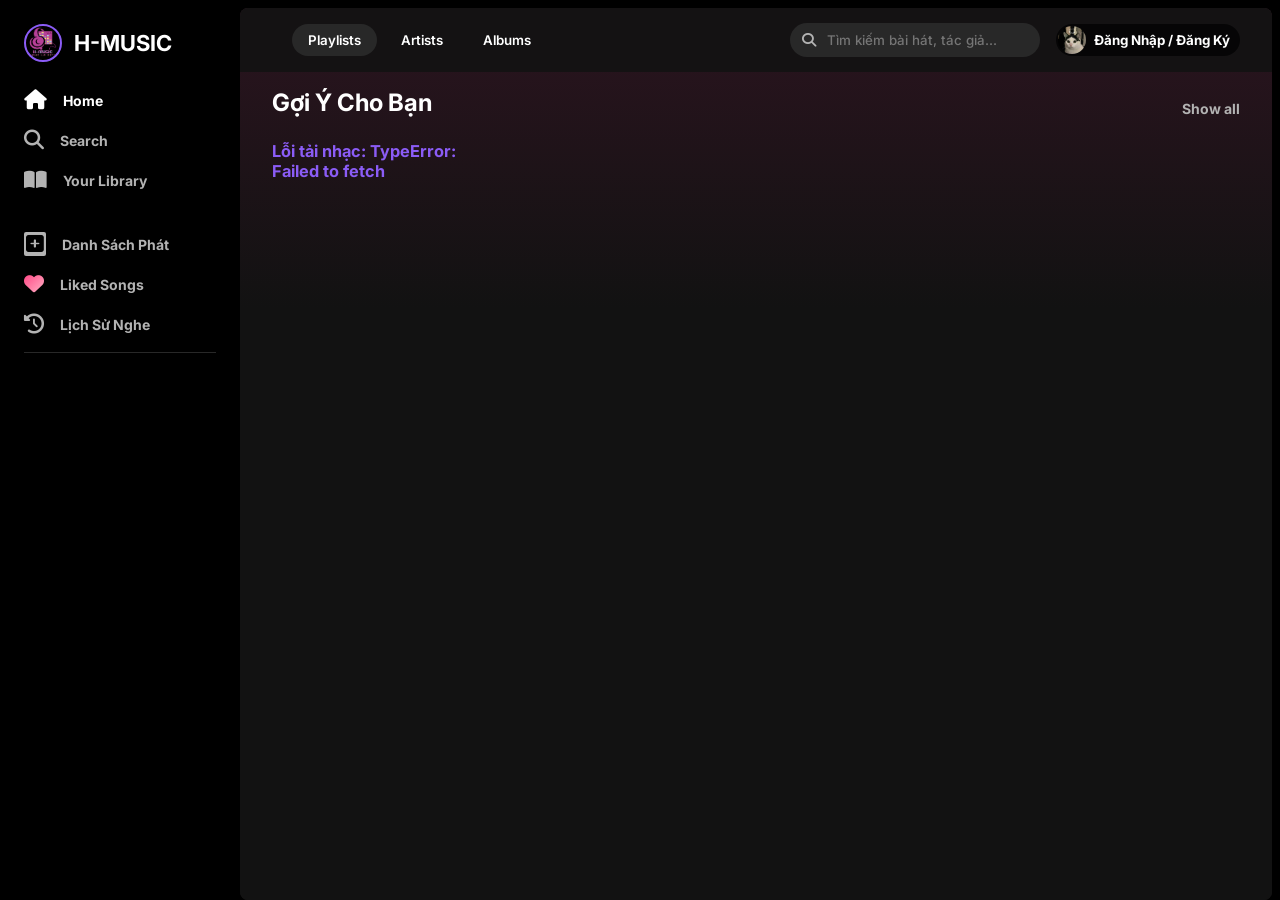
<file: index.html>
<!DOCTYPE html>
<html lang="vi">
<head>
    <meta charset="UTF-8">
    <link rel="icon" type="image/png" href="logo.png">
    <meta name="viewport" content="width=device-width, initial-scale=1.0">
    <script>
        (function() {
            const t = localStorage.getItem('hmusic-theme') || 'dark';
            document.documentElement.classList.add(t === 'light' ? 'light-mode' : 'dark-mode');
            const c = localStorage.getItem('hmusic-color-theme') || 'violet';
            document.documentElement.setAttribute('data-theme', c);
        })();
    </script>
    <link rel="stylesheet" href="css/toast.css">
    <title>H-MUSIC - Nghe nhạc (Chế độ Khách)</title>
    <script src="auth.js"></script>
    <link rel="stylesheet" href="https://cdnjs.cloudflare.com/ajax/libs/font-awesome/6.4.0/css/all.min.css">
    <link rel="stylesheet" href="css/global.css">
    <link rel="stylesheet" href="css/app.css?v=12">
</head>
<body>
    <!-- GLOBAL THEME MENU -->
    <div id="globalThemeMenu" style="display:none; position:fixed; background:var(--bg-card); padding:15px; border-radius:12px; box-shadow:0 10px 30px rgba(0,0,0,0.5); z-index:9999; flex-direction:column; gap:15px; border:1px solid var(--border-subdued);">
        <div style="display:flex; justify-content:space-between; align-items:center; gap: 20px;">
            <span style="font-weight:600; color:var(--text-primary);">Sáng/Tối</span>
            <label class="theme-switch" for="themeCheckbox" style="margin:0;">
                <input type="checkbox" id="themeCheckbox" />
                <div class="slider round"><span class="sun-icon">☀️</span><span class="moon-icon">🌙</span></div>
            </label>
        </div>
        <div>
            <span style="font-weight:600; display:block; margin-bottom:10px; color:var(--text-primary);">Màu chủ đạo</span>
            <div style="display:flex; justify-content:space-between;">
                <div class="color-option" data-theme="violet" style="background:#8b5cf6; width:30px; height:30px; border-radius:50%; cursor:pointer;"></div>
                <div class="color-option" data-theme="blue" style="background:#0ea5e9; width:30px; height:30px; border-radius:50%; cursor:pointer;"></div>
                <div class="color-option" data-theme="green" style="background:#1ed760; width:30px; height:30px; border-radius:50%; cursor:pointer;"></div>
                <div class="color-option" data-theme="pink" style="background:#ec4899; width:30px; height:30px; border-radius:50%; cursor:pointer;"></div>
            </div>
        </div>
    </div>

    <div class="app-wrapper">
        <!-- SIDEBAR -->
        <aside class="sidebar">
            <div class="logo" style="display:flex; align-items:center; gap:12px; padding:0 24px 18px; cursor:pointer;" onclick="window.toggleThemeMenu(event)">
                <img src="./logo.png" alt="H-MUSIC Logo" class="app-logo" onerror="this.src='meo.jpg'">
                <p style="padding:0; margin:0; font-size:22px;">H-MUSIC</p>
            </div>

            <ul class="nav-list">
                <li class="nav-item active" id="nav-home" onclick="window.hienThiTrangChu()" style="cursor: pointer;"><i class="fa-solid fa-house"></i> Home</li>
                <li class="nav-item" id="nav-search" onclick="window.hienThiTimKiem()" style="cursor: pointer;"><i class="fa-solid fa-magnifying-glass"></i> Search</li>
                <li class="nav-item" id="nav-library" onclick="window.hienThiThuVien()" style="cursor: pointer;"><i class="fa-solid fa-book-open"></i> Your Library</li>
            </ul>

            <ul class="nav-list nav-group-mt">
                <li class="nav-item" id="nav-playlist" onclick="window.hienThiMyPlaylist()" style="cursor:pointer;"><i class="fa-solid fa-square-plus" style="background: #b3b3b3; color: #000; padding:2px; border-radius:2px;"></i> Danh Sách Phát</li>
                <li class="nav-item" id="nav-fav" onclick="window.hienThiYeuThich()" style="cursor: pointer;">
                    <i class="fa-solid fa-heart" style="background: linear-gradient(135deg, #ff4785, #ffb3c6); -webkit-background-clip: text; background-clip: text; color: transparent;"></i> Liked Songs
                </li>
                <li class="nav-item" id="nav-history" onclick="window.hienThiLichSu()" style="cursor: pointer;">
                    <i class="fa-solid fa-clock-rotate-left"></i> Lịch Sử Nghe
                </li>
            </ul>

            <div class="divider"></div>

            <ul class="playlist-list" id="sidebarPlaylistContainer">
            </ul>
        </aside>

        <!-- MAIN CONTENT CHÍNH -->
        <main class="main-view">
            <!-- TOPBAR -->
            <header class="topbar">
                <div class="topbar-left">
                    <div class="mobile-logo" style="display:none; align-items:center; cursor:pointer;" onclick="window.toggleThemeMenu(event)">
                        <img src="./logo.png" class="app-logo" style="width:32px; height:32px; border-width:1px;" onerror="this.src='meo.jpg'">
                    </div>
                    
                    <div class="category-tabs" style="margin-left: 20px;">
                        <button class="tab-btn active" onclick="window.filterTab('playlists', this)">Playlists</button>
                        <button class="tab-btn" onclick="window.filterTab('artists', this)">Artists</button>
                        <button class="tab-btn" onclick="window.filterTab('albums', this)">Albums</button>
                    </div>
                </div>

                <div class="topbar-right">
                    <div class="search-container">
                        <i class="fa-solid fa-magnifying-glass"></i>
                        <input type="text" class="search-input" id="searchInput" placeholder="Tìm kiếm bài hát, tác giả..." onfocus="window.hienThiTimKiem()" oninput="window.timKiemDelay()">
                    </div>

                    <button class="profile-btn" id="userProfileName" onclick="window.openAuthModal()">
                        <img src="meo.jpg" alt="Login" onerror="this.src='meo.jpg'">
                        Đăng Nhập / Đăng Ký
                    </button>
                </div>
            </header>

            <!-- NỘI DUNG CONTENT -->
            <div class="content">
                <!-- RANKING SECTION -->
                <div id="rankingSection" style="display:none;" class="ranking-container">
                    <div class="section-header">
                        <h2 style="font-size: 22px; margin-bottom: 20px; color: var(--text-primary);"><i class="fa-solid fa-ranking-star" style="color:var(--accent-pink); margin-right: 10px;"></i> Bảng Xếp Hạng Top 5</h2>
                    </div>
                    <div class="ranking-list" id="rankingList">
                        <!-- Items rendered by JS -->
                    </div>
                </div>

                <div class="section-header">
                    <h2 id="pageTitle">Gợi Ý Cho Bạn</h2>
                    <a href="#">Show all</a>
                </div>
                
                <div class="card-grid" id="songGrid">
                    <div style="grid-column: 1 / -1; text-align: center; color: var(--text-secondary); font-size: 18px; padding: 50px;">
                        <i class="fa-solid fa-spinner fa-spin"></i> Đang tải nhạc...
                    </div>
                </div>
            </div>
        </main>
    </div>

    <!-- BOTTOM PLAYER -->
    <footer class="now-playing-bar">
        <audio id="mainAudio" src=""></audio>
        <div class="np-left" style="cursor: pointer;" onclick="document.getElementById('fsPlayer').classList.add('active')" title="Phóng to">
            <img id="npImage" src="meo.jpg" class="np-img" alt="Cover" onerror="this.src='meo.jpg'">
            <div class="np-info">
                <div class="np-title" id="npTitle">-----</div>
                <div class="np-artist" id="npArtist">-----</div>
            </div>
            <button class="np-like" onclick="event.stopPropagation(); window.openAuthModal()"><i class="fa-regular fa-heart"></i></button>
        </div>

        <div class="np-center">
            <div class="player-controls">
                <button class="btn-ctrl"><i class="fa-solid fa-shuffle"></i></button>
                <button class="btn-ctrl" onclick="window.playPrev()"><i class="fa-solid fa-backward-step"></i></button>
                <button class="btn-play-pause" id="btnPlayPause" onclick="window.togglePlay()"><i class="fa-solid fa-play"></i></button>
                <button class="btn-ctrl" onclick="window.playNext()"><i class="fa-solid fa-forward-step"></i></button>
                <button class="btn-ctrl"><i class="fa-solid fa-repeat"></i></button>
            </div>
            
            <div class="playback-bar">
                <span id="timeCurrent">0:00</span>
                <div class="progress-container" id="progressContainer" onclick="window.seekAudio(event)">
                    <div class="progress-bg"><div class="progress-bar" id="progressBar"></div></div>
                    <div class="progress-thumb" id="progressThumb"></div>
                </div>
                <span id="timeTotal">0:00</span>
            </div>
        </div>

        <div class="np-right">
            <button><i class="fa-solid fa-microphone"></i></button>
            <button><i class="fa-solid fa-list"></i></button>
            <button><i class="fa-solid fa-laptop-medical"></i></button>
            <div class="volume-bar">
                <button style="margin-right: 8px;"><i class="fa-solid fa-volume-high"></i></button>
                <div class="progress-container" style="flex:1" onclick="window.seekVolume(event)">
                    <div class="progress-bg"><div class="progress-bar" id="volumeBar" style="width: 100%;"></div></div>
                </div>
            </div>
        </div>
    </footer>

    <!-- FULLSCREEN PLAYER OVERLAY -->
    <div id="fsPlayer" class="fs-player">
        <div class="fs-bg-blur" id="fsBgBlur"></div>
        <div class="fs-bg-overlay"></div>
        <button class="fs-close desktop-only" onclick="document.getElementById('fsPlayer').classList.remove('active')"><i class="fa-solid fa-chevron-down"></i></button>

        <div class="app-container desktop-only">
            <div class="main-content">
                <div class="album-display">
                    <img id="fsImageDesk" src="meo.jpg" alt="Album Cover" onerror="this.src='meo.jpg'">
                    <h1 id="fsTitleDesk">-----</h1>
                    <p id="fsArtistDesk">-----</p>
                </div>
                <div class="side-panel">
                    <div class="tabs">
                        <span class="active" onclick="window.fsSwitchSideTabDesk('upnext', this)">TIẾP THEO</span>
                        <span onclick="window.fsSwitchSideTabDesk('lyrics', this)">LỜI BÀI HÁT</span>
                        <span onclick="window.fsSwitchSideTabDesk('comments', this)">BÌNH LUẬN</span>
                    </div>
                    <ul class="playlist" id="fsPlaylistDesk"></ul>
                    <div id="fsLyricsContainerDesk" style="display:none; flex:1; overflow-y:auto; padding-right:10px; text-align:center;">
                        <p id="fsLyricsDesk" style="font-size:18px; color:#cbd5e1; white-space:pre-wrap; line-height:2; display:flex; flex-direction:column; justify-content:center; min-height:100%;">Không có lời bài hát</p>
                    </div>

                    <div id="fsCommentsContainerDesk" style="display:none; flex:1; overflow:hidden;" class="comments-panel">
                        <div class="comment-input-area">
                            <textarea id="commentInputDesk" placeholder="Đăng nhập để bình luận về bài hát này..."></textarea>
                            <button class="btn-post-comment" onclick="window.guiBinhLuan('desk')">Gửi</button>
                        </div>
                        <div id="commentListDesk" class="comment-list"></div>
                    </div>
                </div>
            </div>

            <div class="bottom-bar">
                <div class="now-playing-mini">
                    <img id="fsMiniImageDesk" src="meo.jpg" alt="Thumb" onerror="this.src='meo.jpg'">
                    <div>
                        <h4 id="fsMiniTitleDesk">-----</h4>
                        <p id="fsMiniArtistDesk">-----</p>
                    </div>
                    <i class="fa-regular fa-heart" id="fsLikeIconDesk" onclick="window.openAuthModal()"></i>
                </div>

                <div class="player-controls">
                    <div class="control-buttons">
                        <i class="fa-solid fa-shuffle"></i>
                        <i class="fa-solid fa-backward-step" onclick="window.playPrev()"></i>
                        <div class="play-pause-btn" id="fsBtnPlayPauseDesk" onclick="window.togglePlay()"><i class="fa-solid fa-play"></i></div>
                        <i class="fa-solid fa-forward-step" onclick="window.playNext()"></i>
                        <i class="fa-solid fa-repeat"></i>
                    </div>
                    <div class="progress-bar-container">
                        <span id="fsTimeCurrentDesk">0:00</span>
                        <input type="range" id="fsProgressRangeDesk" min="0" max="100" value="0" step="0.1" oninput="window.seekAudioRangeDesk(this.value)">
                        <span id="fsTimeTotalDesk">0:00</span>
                    </div>
                </div>

                <div class="volume-controls">
                    <i class="fa-solid fa-volume-high"></i>
                    <input type="range" id="fsVolumeRangeDesk" min="0" max="100" value="100" step="1" oninput="window.seekVolumeRangeDesk(this.value)">
                    <i class="fa-solid fa-laptop-medical"></i>
                    <i class="fa-solid fa-ellipsis"></i>
                </div>
            </div>
        </div>

        <div class="mobile-app ytm-mobile-only">
            <div class="top-nav">
                <i class="fa-solid fa-chevron-down" onclick="document.getElementById('fsPlayer').classList.remove('active')"></i>
                <span>Đang phát từ Danh sách</span>
                <div style="display: flex; gap: 15px; align-items: center;">
                    <i class="fa-regular fa-comment-dots" onclick="window.toggleCommentsMobile()" title="Bình luận" style="font-size: 22px;"></i>
                    <i class="fa-solid fa-ellipsis-vertical"></i>
                </div>
            </div>
            <img id="fsImageMobile" src="meo.jpg" alt="Album Art" class="album-art" onerror="this.src='meo.jpg'">
            <div class="song-info">
                <div class="song-texts">
                    <h2 id="fsTitleMobile">-----</h2>
                    <p id="fsArtistMobile">-----</p>
                </div>
                <i class="fa-regular fa-heart" id="fsLikeIconMobile" onclick="window.openAuthModal()"></i>
            </div>
            <div class="progress-area">
                <div class="progress-bar" id="fsProgressContainerMobile" onclick="window.seekAudioMobile(event)">
                    <div class="progress-fill" id="fsProgressBarMobile" style="width: 0%;"></div>
                </div>
                <div class="time-info">
                    <span id="fsTimeCurrentMobile">0:00</span>
                    <span id="fsTimeTotalMobile">0:00</span>
                </div>
            </div>
            <div class="controls">
                <i class="fa-solid fa-shuffle"></i>
                <i class="fa-solid fa-backward-step" onclick="window.playPrev()"></i>
                <div class="play-pause" id="fsBtnPlayPauseMobile" onclick="window.togglePlay()"><i class="fa-solid fa-play"></i></div>
                <i class="fa-solid fa-forward-step" onclick="window.playNext()"></i>
                <i class="fa-solid fa-repeat"></i>
            </div>
            <div class="lyrics-pull" onclick="window.toggleLyricsMobile()">
                <i class="fa-solid fa-chevron-up"></i>
                <span>Lời bài hát</span>
            </div>
            <div id="fsLyricsOverlayMobile" style="display:none; position:absolute; top:0; left:0; width:100%; height:100%; background:rgba(15, 23, 42, 0.75); backdrop-filter:blur(35px); -webkit-backdrop-filter:blur(35px); z-index:100; flex-direction:column; padding:60px 25px 35px;">
                 <div style="display:flex; justify-content:space-between; align-items:center; margin-bottom:30px;">
                     <h3 style="font-size:22px; font-weight:800; color:#fff; margin:0;">Lời bài hát</h3>
                     <i class="fa-solid fa-chevron-down" onclick="window.toggleLyricsMobile()" style="font-size:28px; color:#fff; cursor:pointer; padding:5px;"></i>
                 </div>
                 <div style="flex:1; overflow-y:auto; text-align:center;">
                     <p id="fsLyricsMobile" style="font-size:22px; line-height:1.8; color:rgba(255,255,255,0.95); white-space:pre-wrap; font-weight:500;">Không có lời bài hát</p>
                 </div>
            </div>

            <!-- Hidden Comments Overlay Mobile -->
            <div id="fsCommentsOverlayMobile">
                <div style="display:flex; justify-content:space-between; align-items:center; margin-bottom:20px;">
                    <h3 style="font-size:22px; font-weight:800; color:#fff; margin:0;">Bình luận</h3>
                    <i class="fa-solid fa-xmark" onclick="window.toggleCommentsMobile()" style="font-size:28px; color:#fff; cursor:pointer; padding:5px;"></i>
                </div>
                
                <div class="comment-input-area">
                    <textarea id="commentInputMobile" placeholder="Đăng nhập để bình luận..."></textarea>
                    <button class="btn-post-comment" onclick="window.guiBinhLuan('mobile')">Đăng</button>
                    <div style="clear:both;"></div>
                </div>

                <div id="commentListMobile" class="comment-list"></div>
            </div>
        </div>
    </div>

    <!-- AUTH MODAL FOR GUESTS -->
    <div id="authModalOverlay" style="display:none; position:fixed; top:0; left:0; width:100%; height:100%; background:rgba(0,0,0,0.7); backdrop-filter:blur(10px); -webkit-backdrop-filter:blur(10px); z-index:10000; align-items:center; justify-content:center; padding:20px;">
        <div style="background:var(--bg-card); width:100%; max-width:400px; padding:35px; border-radius:30px; border:1px solid var(--border-subdued); text-align:center; box-shadow:0 20px 50px rgba(0,0,0,0.5);">
            <img src="./logo.png" style="width:64px; height:64px; border-radius:12px; margin-bottom:20px;" onerror="this.src='meo.jpg'">
            <h2 style="color:var(--text-primary); margin-bottom:12px; font-size:24px;">Bạn chưa đăng nhập</h2>
            <p style="color:var(--text-secondary); margin-bottom:30px; line-height:1.6;">Đăng nhập để lưu bài hát yêu thích và tạo playlist cá nhân của riêng mình nhé!</p>
            <div style="display:flex; flex-direction:column; gap:12px;">
                <button onclick="window.location.href='dawngnhap.html'" style="padding:14px; border-radius:30px; background:var(--accent-pink); color:#fff; border:none; font-weight:700; cursor:pointer; font-size:16px;">Đăng Nhập Ngay</button>
                <button onclick="window.location.href='dangki.html'" style="padding:14px; border-radius:30px; background:rgba(255,255,255,0.05); color:var(--text-primary); border:1px solid var(--border-subdued); font-weight:600; cursor:pointer; font-size:16px;">Tạo Tài Khoản Mới</button>
                <button onclick="window.closeAuthModal()" style="margin-top:10px; background:none; border:none; color:var(--text-secondary); cursor:pointer; font-size:14px;">Bỏ qua</button>
            </div>
        </div>
    </div>
    
    <script src="js/theme.js"></script>
    <script src="js/api.js"></script>
    <script src="js/index.js"></script>
    <script src="js/toast.js"></script>
</body>
</html>
</file>
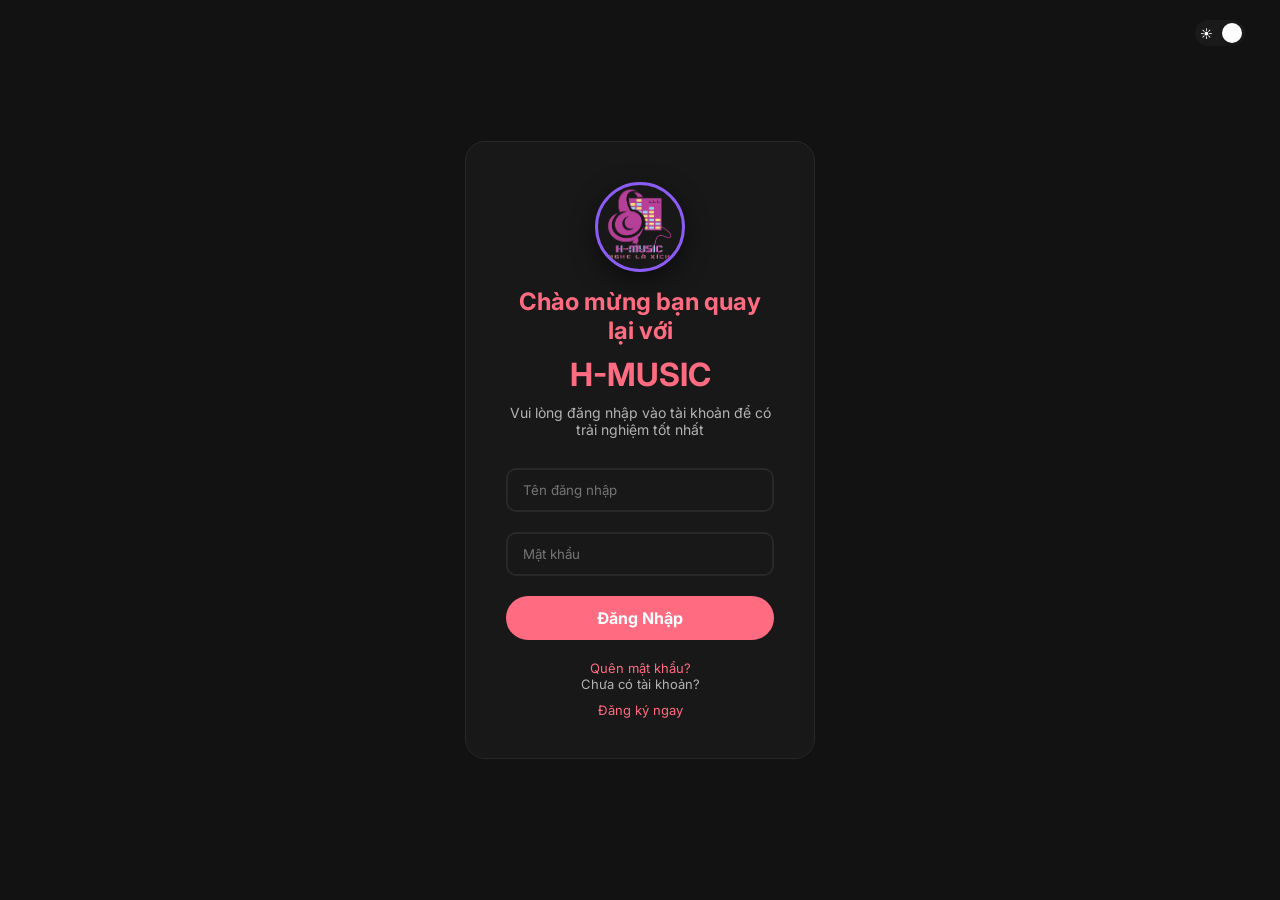
<file: admin.html>
<!DOCTYPE html>
<html lang="vi">
<head>
    <meta charset="UTF-8">
    <link rel="icon" type="image/png" href="logo.png">
    <script>
        (function() {
            const t = localStorage.getItem('hmusic-theme') || 'dark';
            document.documentElement.classList.add(t === 'light' ? 'light-mode' : 'dark-mode');
            const c = localStorage.getItem('hmusic-color-theme') || 'violet';
            document.documentElement.setAttribute('data-theme', c);
        })();
    </script>
    <title>Admin - H-MUSIC</title>
    <script src="auth.js"></script>
    <link rel="stylesheet" href="https://cdnjs.cloudflare.com/ajax/libs/font-awesome/6.4.0/css/all.min.css">
    <link rel="stylesheet" href="css/global.css">
    <link rel="stylesheet" href="css/admin.css">
    <link rel="stylesheet" href="css/toast.css">
</head>
<body>
    <!-- GLOBAL THEME MENU -->
    <div id="globalThemeMenu" style="display:none; position:fixed; background:var(--bg-card); padding:15px; border-radius:12px; box-shadow:0 10px 30px rgba(0,0,0,0.5); z-index:9999; flex-direction:column; gap:15px; border:1px solid var(--border-subdued);">
        <div style="display:flex; justify-content:space-between; align-items:center; gap: 20px;">
            <span style="font-weight:600; color:var(--text-primary);">Sáng/Tối</span>
            <label class="theme-switch" for="themeCheckbox" style="margin:0;">
                <input type="checkbox" id="themeCheckbox" />
                <div class="slider round"><span class="sun-icon">☀️</span><span class="moon-icon">🌙</span></div>
            </label>
        </div>
        <div>
            <span style="font-weight:600; display:block; margin-bottom:10px; color:var(--text-primary);">Màu chủ đạo</span>
            <div style="display:flex; justify-content:space-between;">
                <div class="color-option" data-theme="violet" style="background:#8b5cf6; width:30px; height:30px; border-radius:50%; cursor:pointer;"></div>
                <div class="color-option" data-theme="blue" style="background:#0ea5e9; width:30px; height:30px; border-radius:50%; cursor:pointer;"></div>
                <div class="color-option" data-theme="green" style="background:#1ed760; width:30px; height:30px; border-radius:50%; cursor:pointer;"></div>
                <div class="color-option" data-theme="pink" style="background:#ec4899; width:30px; height:30px; border-radius:50%; cursor:pointer;"></div>
            </div>
        </div>
    </div>
    <aside class="sidebar">
        <a class="sidebar-brand" style="text-decoration:none; gap: 15px; font-size: 16px; cursor:pointer; height: auto; padding: 15px 10px; justify-content: flex-start;" onclick="window.toggleThemeMenu(event)">
            <img src="./logo.png" alt="Admin Logo" class="app-logo" style="width: 45px; height: 45px;">
            <div style="display: flex; flex-direction: column; align-items: flex-start; gap: 2px;">
                <span style="font-weight: 800; font-size: 18px; color: var(--accent-pink);">HUNG</span>
                <span id="adminGreeting" style="font-size: 11px; font-weight: 500; color: var(--text-secondary); white-space: nowrap;">Chào buổi...</span>
            </div>
        </a>
        <ul class="sidebar-nav">
            <li class="nav-title">Hệ Thống</li>
            <a onclick="window.switchView('view-dashboard', this)" class="nav-item active" style="text-decoration:none;">✨ Dashboard</a>
            <a onclick="window.switchView('view-songs', this)" class="nav-item" style="text-decoration:none;">🎵 Quản lý Bài hát</a>
            <a onclick="window.switchView('view-accounts', this)" class="nav-item" style="text-decoration:none;">👤 Quản lý Tài khoản</a>
            <a onclick="window.switchView('view-demo', this)" class="nav-item" style="text-decoration:none;">👁️ Trải nghiệm User</a>
        </ul>
    </aside>
    
    <div class="main-wrapper">
        <header class="header">
            <div style="display:flex; align-items:center; gap: 15px;">
                <div class="mobile-logo-admin" style="display:none; align-items:center; cursor:pointer;" onclick="window.toggleThemeMenu(event)">
                    <img src="./logo.png" class="app-logo" style="width:32px; height:32px; border-width:1px;">
                </div>
                <div class="breadcrumb" id="top-breadcrumb">Admin / Tổng quan</div>
            </div>
            
            <div style="display: flex; align-items: center;">
                <button onclick="window.logout()" style="background:#ef4444; color:white; border:none; padding:6px 12px; border-radius:8px; cursor:pointer; font-weight: 600;"><i class="fa-solid fa-right-from-bracket"></i> Thoát</button>
            </div>
        </header>

        <main class="content">
            
            <!-- VIEW 1: DASHBOARD -->
            <div id="view-dashboard" class="admin-view active">
                <div class="stats-row">
                    <div class="stat-card bg-pink">
                        <h3 id="totalSongs">0</h3><p>Bài hát trong kho</p>
                    </div>
                    <div class="stat-card bg-peach">
                        <h3 id="totalViews">0</h3><p>Tổng lượt nghe</p>
                    </div>
                </div>
                <p style="text-align:center; padding: 40px; color: var(--text-secondary);">Quản trị viên có thể xem thông tin tổng quát hệ thống ở đây. Chọn các Tab ở Menu trái để chuyển đổi chức năng mượt mà.</p>
            </div>

            <!-- VIEW 2: MANAGE SONGS -->
            <div id="view-songs" class="admin-view" style="display:none;">
                <div class="card">
                    <div class="card-header">🎵 Thêm Bài Hát Mới</div>
                    <div class="input-group">
                        <input type="text" id="title" placeholder="Tên bài hát...">
                        <input type="text" id="artist" placeholder="Ca sĩ...">
                        <input type="text" id="category" placeholder="Nhập thể loại (VD: Lofi, Rap)...">
                    </div>
                    <div class="input-group">
                        <input type="text" id="link" placeholder="Link nhạc (MP3)...">
                        <input type="text" id="aveta" placeholder="Link ảnh Avatar...">
                        <input type="number" id="listens" placeholder="Lượt nghe" style="max-width: 120px;">
                        <select id="classify" style="padding: 12px; border: 1px solid var(--border-subdued); border-radius: 8px; background: var(--bg-base); color: var(--text-primary); max-width: 120px;" title="Phân loại">
                            <option value="">Loại...</option>
                            <option value="Track">Track</option>
                            <option value="Nonstop">Nonstop</option>
                        </select>
                        <button class="btn-primary" onclick="window.saveMus()">+ Lưu Bài Hát</button>
                    </div>
                    <div class="input-group" style="margin-top: -12px; margin-bottom: 24px;">
                        <textarea id="lyrics" placeholder="Nhập lời bài hát vào đây (nếu không có thì để trống)..." style="width:100%; height:100px; padding:12px; border-radius:8px; border:1px solid var(--border-subdued); background:var(--bg-base); color:var(--text-primary); font-family:inherit; resize:vertical;"></textarea>
                    </div>
                    <div style="display: flex; justify-content: space-between; align-items: center; margin-bottom: 15px;">
                        <h3 style="margin: 0; color: var(--text-primary); font-size: 16px;">Danh sách bài hát</h3>
                        <div style="position: relative;">
                            <i class="fa-solid fa-magnifying-glass" style="position: absolute; left: 12px; top: 50%; transform: translateY(-50%); color: var(--text-secondary);"></i>
                            <input type="text" id="searchSongAdmin" placeholder="Tìm kiếm / Lọc..." style="padding: 8px 12px 8px 36px; border: 1px solid var(--border-subdued); border-radius: 8px; background: var(--bg-base); color: var(--text-primary); outline: none;" oninput="window.filterSongsAdmin()">
                        </div>
                    </div>
                    <table>
                        <thead>
                            <tr>
                                <th>Ảnh</th><th>Bài hát</th><th>Thể loại</th><th>Phân loại</th><th>Lượt nghe</th><th>Trình phát</th><th>Thao tác</th>
                            </tr>
                        </thead>
                        <tbody id="songTable"></tbody>
                    </table>
                </div>
            </div>

            <!-- VIEW 3: MANAGE ACCOUNTS -->
            <div id="view-accounts" class="admin-view" style="display:none;">
                <div class="card">
                    <div class="card-header">👤 Thêm Tài Khoản Mới</div>
                    <div class="input-group">
                        <input type="text" id="acc" placeholder="Tên đăng nhập (acc)...">
                        <input type="email" id="email" placeholder="Email...">
                        <div style="position:relative; flex:1; display:flex;">
                            <input type="password" id="pass" placeholder="Mật khẩu..." style="width:100%; border:1px solid var(--border-subdued); border-radius:8px; padding:12px; background:var(--bg-base); color:var(--text-primary);">
                            <i class="fa-solid fa-eye" style="position:absolute; right:15px; top:50%; transform:translateY(-50%); cursor:pointer; color:var(--text-secondary);" onclick="
                                let p = document.getElementById('pass'); 
                                if(p.type==='password'){ p.type='text'; this.classList.remove('fa-eye'); this.classList.add('fa-eye-slash'); }
                                else { p.type='password'; this.classList.remove('fa-eye-slash'); this.classList.add('fa-eye'); }
                            "></i>
                        </div>
                        <button class="btn-primary" onclick="window.saveAcc()">+ Lưu Tài Khoản</button>
                    </div>

                    <table>
                        <thead>
                            <tr>
                                <th>ID</th><th>Tên đăng nhập</th><th>Email</th><th>Mật khẩu</th><th>Thao tác</th>
                            </tr>
                        </thead>
                        <tbody id="accountTable"></tbody>
                    </table>
                </div>
            </div>

            <!-- VIEW 4: USER DEMO IFRAME -->
            <div id="view-demo" class="admin-view" style="display:none; padding: 0; overflow: hidden; height: calc(100vh - 120px);">
                <div class="card" style="padding: 0; overflow: hidden; height: 100%;">
                    <div class="card-header" style="margin: 0; padding: 15px 24px; border-bottom: 1px solid var(--border-subdued); background: var(--bg-card);">👁️ Giao diện Người dùng thu nhỏ</div>
                    <iframe src="app.html" style="width: 100%; height: calc(100% - 54px); border: none; border-radius: 0 0 16px 16px;"></iframe>
                </div>
            </div>

        </main>
    </div>

    <!-- MAIN SPA JS ENGINE -->
    <script src="js/api.js"></script>
    <script src="js/admin_app.js"></script>
    <script src="js/theme.js"></script>
    <script src="js/toast.js"></script>
</body>
</html>
</file>
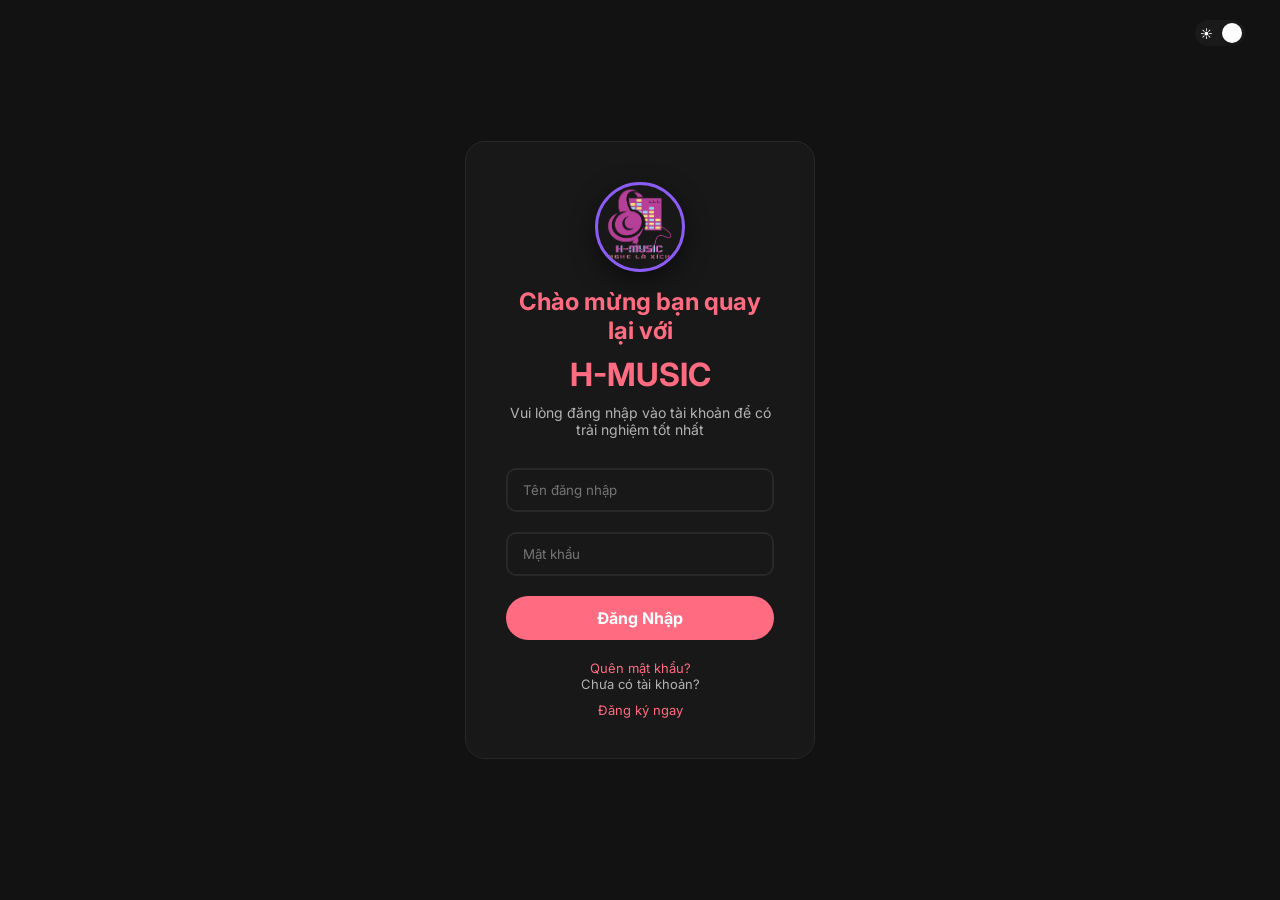
<file: app.html>
<!DOCTYPE html>
<html lang="vi">
<head>
    <meta charset="UTF-8">
    <link rel="icon" type="image/png" href="logo.png">
    <meta name="viewport" content="width=device-width, initial-scale=1.0">
    <script>
        (function() {
            const t = localStorage.getItem('hmusic-theme') || 'dark';
            document.documentElement.classList.add(t === 'light' ? 'light-mode' : 'dark-mode');
            const c = localStorage.getItem('hmusic-color-theme') || 'violet';
            document.documentElement.setAttribute('data-theme', c);
        })();
    </script>
    <link rel="stylesheet" href="css/toast.css">
    <title>H-MUSIC - Nghe nhạc thả ga</title>
    <script src="auth.js"></script>
    <link rel="stylesheet" href="https://cdnjs.cloudflare.com/ajax/libs/font-awesome/6.4.0/css/all.min.css">
    <link rel="stylesheet" href="css/global.css">
    <link rel="stylesheet" href="css/app.css?v=12">
</head>
<body>
    <!-- GLOBAL THEME MENU -->
    <div id="globalThemeMenu" style="display:none; position:fixed; background:var(--bg-card); padding:15px; border-radius:12px; box-shadow:0 10px 30px rgba(0,0,0,0.5); z-index:9999; flex-direction:column; gap:15px; border:1px solid var(--border-subdued);">
        <div style="display:flex; justify-content:space-between; align-items:center; gap: 20px;">
            <span style="font-weight:600; color:var(--text-primary);">Sáng/Tối</span>
            <label class="theme-switch" for="themeCheckbox" style="margin:0;">
                <input type="checkbox" id="themeCheckbox" />
                <div class="slider round"><span class="sun-icon">☀️</span><span class="moon-icon">🌙</span></div>
            </label>
        </div>
        <div>
            <span style="font-weight:600; display:block; margin-bottom:10px; color:var(--text-primary);">Màu chủ đạo</span>
            <div style="display:flex; justify-content:space-between;">
                <div class="color-option" data-theme="violet" style="background:#8b5cf6; width:30px; height:30px; border-radius:50%; cursor:pointer;"></div>
                <div class="color-option" data-theme="blue" style="background:#0ea5e9; width:30px; height:30px; border-radius:50%; cursor:pointer;"></div>
                <div class="color-option" data-theme="green" style="background:#1ed760; width:30px; height:30px; border-radius:50%; cursor:pointer;"></div>
                <div class="color-option" data-theme="pink" style="background:#ec4899; width:30px; height:30px; border-radius:50%; cursor:pointer;"></div>
            </div>
        </div>
    </div>

    <div class="app-wrapper">
        <!-- SIDEBAR -->
        <aside class="sidebar">
            <div class="logo" style="display:flex; align-items:center; gap:12px; padding:0 24px 18px; cursor:pointer;" onclick="window.toggleThemeMenu(event)">
                <img src="./logo.png" alt="H-MUSIC Logo" class="app-logo" onerror="this.src='meo.jpg'">
                <p style="padding:0; margin:0; font-size:22px;">H-MUSIC</p>
            </div>

            <ul class="nav-list">
                <li class="nav-item active" id="nav-home" onclick="window.hienThiTrangChu()" style="cursor: pointer;"><i class="fa-solid fa-house"></i> Home</li>
                <!-- Vị trí search được thay thế lên Topbar, nhưng vẫn giữ UI tham khảo -->
                <li class="nav-item" id="nav-search" onclick="window.hienThiTimKiem()" style="cursor: pointer;"><i class="fa-solid fa-magnifying-glass"></i> Search</li>
                <li class="nav-item" id="nav-library" onclick="window.hienThiThuVien()" style="cursor: pointer;"><i class="fa-solid fa-book-open"></i> Your Library</li>
            </ul>

            <ul class="nav-list nav-group-mt">
                <li class="nav-item" id="nav-playlist" onclick="window.hienThiMyPlaylist()" style="cursor:pointer;"><i class="fa-solid fa-square-plus" style="background: #b3b3b3; color: #000; padding:2px; border-radius:2px;"></i> Danh Sách Phát</li>
                <li class="nav-item" id="nav-fav" onclick="window.hienThiYeuThich()" style="cursor: pointer;">
                    <!-- Icon trái tim hiển thị Gradient Hồng tím -->
                    <i class="fa-solid fa-heart" style="background: linear-gradient(135deg, #ff4785, #ffb3c6); -webkit-background-clip: text; background-clip: text; color: transparent;"></i> Liked Songs
                </li>
                <li class="nav-item" id="nav-history" onclick="window.hienThiLichSu()" style="cursor: pointer;">
                    <i class="fa-solid fa-clock-rotate-left"></i> Lịch Sử Nghe
                </li>
            </ul>

            <div class="divider"></div>

            <ul class="playlist-list" id="sidebarPlaylistContainer">
                <!-- User's custom playlists will be rendered here dynamically later if needed -->
            </ul>
        </aside>

        <!-- MAIN CONTENT CHÍNH -->
        <main class="main-view">
            <!-- TOPBAR -->
            <header class="topbar">
                <div class="topbar-left">
                    <div class="mobile-logo" style="display:none; align-items:center; cursor:pointer;" onclick="window.toggleThemeMenu(event)">
                        <img src="./logo.png" class="app-logo" style="width:32px; height:32px; border-width:1px;" onerror="this.src='meo.jpg'">
                    </div>
                    
                    <div class="category-tabs" style="margin-left: 20px;">
                        <button class="tab-btn active" onclick="window.filterTab('playlists', this)">Playlists</button>
                        <button class="tab-btn" onclick="window.filterTab('artists', this)">Artists</button>
                        <button class="tab-btn" onclick="window.filterTab('albums', this)">Albums</button>
                    </div>
                </div>

                <div class="topbar-right">
                    <!-- Khung Search nằm ở khu vực này cho dễ nhìn -->
                    <div class="search-container">
                        <i class="fa-solid fa-magnifying-glass"></i>
                        <input type="text" class="search-input" id="searchInput" placeholder="Tìm kiếm bài hát, tác giả..." onfocus="window.hienThiTimKiem()" oninput="window.timKiemDelay()">
                    </div>

                    <button class="profile-btn" id="userProfileName" onclick="window.logout()">
                        <img src="meo.jpg" alt="Avatar" onerror="this.src='meo.jpg'">
                        Đang rải thảm...
                    </button>
                </div>
            </header>

            <!-- NỘI DUNG CONTENT -->
            <div class="content">
                <!-- RANKING SECTION -->
                <div id="rankingSection" style="display:none;" class="ranking-container">
                    <div class="section-header">
                        <h2 style="font-size: 22px; margin-bottom: 20px; color: var(--text-primary);"><i class="fa-solid fa-ranking-star" style="color:var(--accent-pink); margin-right: 10px;"></i> Bảng Xếp Hạng Top 5</h2>
                    </div>
                    <div class="ranking-list" id="rankingList">
                        <!-- Items rendered by JS -->
                    </div>
                </div>

                <div class="section-header">
                    <h2 id="pageTitle">Gợi Ý Cho Bạn</h2>
                    <a href="#">Show all</a>
                </div>
                
                <!-- Bảng chứa Bài Nhạc -->
                <div class="card-grid" id="songGrid">
                    <div style="grid-column: 1 / -1; text-align: center; color: var(--text-secondary); font-size: 18px; padding: 50px;">
                        <i class="fa-solid fa-spinner fa-spin"></i> Đang tải nhạc...
                    </div>
                </div>
            </div>
        </main>
    </div>

    <!-- KHU VỰC BOTTOM PLAYER - TRÌNH PHÁT NHẠC -->
    <footer class="now-playing-bar">
        <!-- Audio gốc ẩn đi và code Javascript sẽ điều khiển -->
        <audio id="mainAudio" src=""></audio>

        <!-- Left: Thông tin bài hát -->
        <div class="np-left" style="cursor: pointer;" onclick="document.getElementById('fsPlayer').classList.add('active')" title="Phóng to">
            <img id="npImage" src="meo.jpg" class="np-img" alt="Cover" onerror="this.src='meo.jpg'">
            <div class="np-info">
                <div class="np-title" id="npTitle">-----</div>
                <div class="np-artist" id="npArtist">-----</div>
            </div>
            <button class="np-like" onclick="event.stopPropagation(); this.style.color = 'var(--accent-pink)'"><i class="fa-regular fa-heart"></i></button>
        </div>

        <!-- Center: Điều khiển nhạc -->
        <div class="np-center">
            <div class="player-controls">
                <button class="btn-ctrl"><i class="fa-solid fa-shuffle"></i></button>
                <button class="btn-ctrl" onclick="window.playPrev()"><i class="fa-solid fa-backward-step"></i></button>
                <button class="btn-play-pause" id="btnPlayPause" onclick="window.togglePlay()"><i class="fa-solid fa-play"></i></button>
                <button class="btn-ctrl" onclick="window.playNext()"><i class="fa-solid fa-forward-step"></i></button>
                <button class="btn-ctrl"><i class="fa-solid fa-repeat"></i></button>
            </div>
            
            <div class="playback-bar">
                <span id="timeCurrent">0:00</span>
                <div class="progress-container" id="progressContainer" onclick="window.seekAudio(event)">
                    <div class="progress-bg">
                        <div class="progress-bar" id="progressBar"></div>
                    </div>
                    <div class="progress-thumb" id="progressThumb"></div>
                </div>
                <span id="timeTotal">0:00</span>
            </div>
        </div>

        <!-- Right: Âm lượng -->
        <div class="np-right">
            <button><i class="fa-solid fa-microphone"></i></button>
            <button><i class="fa-solid fa-list"></i></button>
            <button><i class="fa-solid fa-laptop-medical"></i></button>
            <div class="volume-bar">
                <button style="margin-right: 8px;"><i class="fa-solid fa-volume-high"></i></button>
                <div class="progress-container" style="flex:1" onclick="window.seekVolume(event)">
                    <div class="progress-bg">
                        <div class="progress-bar" id="volumeBar" style="width: 100%;"></div>
                    </div>
                </div>
            </div>
        </div>
    </footer>

    <!-- FULLSCREEN PLAYER OVERLAY -->
    <div id="fsPlayer" class="fs-player">

        <!-- === BLURRED BACKGROUND === -->
        <div class="fs-bg-blur" id="fsBgBlur"></div>
        <div class="fs-bg-overlay"></div>

        <!-- Desktop close button -->
        <button class="fs-close desktop-only" onclick="document.getElementById('fsPlayer').classList.remove('active')"><i class="fa-solid fa-chevron-down"></i></button>

        <!-- === DESKTOP PLAYER === -->
        <div class="app-container desktop-only">
            <div class="main-content">
                <div class="album-display">
                    <img id="fsImageDesk" src="meo.jpg" alt="Album Cover" onerror="this.src='meo.jpg'">
                    <h1 id="fsTitleDesk">-----</h1>
                    <p id="fsArtistDesk">-----</p>
                </div>
                <div class="side-panel">
                    <div class="tabs">
                        <span class="active" onclick="window.fsSwitchSideTabDesk('upnext', this)">TIẾP THEO</span>
                        <span onclick="window.fsSwitchSideTabDesk('lyrics', this)">LỜI BÀI HÁT</span>
                        <span onclick="window.fsSwitchSideTabDesk('comments', this)">BÌNH LUẬN</span>
                    </div>
                    
                    <ul class="playlist" id="fsPlaylistDesk">
                    </ul>

                    <div id="fsLyricsContainerDesk" style="display:none; flex:1; overflow-y:auto; padding-right:10px; text-align:center;">
                        <p id="fsLyricsDesk" style="font-size:18px; color:#cbd5e1; white-space:pre-wrap; line-height:2; display:flex; flex-direction:column; justify-content:center; min-height:100%;">Không có lời bài hát</p>
                    </div>

                    <div id="fsCommentsContainerDesk" style="display:none; flex:1; overflow:hidden;" class="comments-panel">
                        <div class="comment-input-area">
                            <textarea id="commentInputDesk" placeholder="Chia sẻ cảm nghĩ của bạn về bài hát này..."></textarea>
                            <button class="btn-post-comment" onclick="window.guiBinhLuan('desk')">Gửi</button>
                        </div>
                        <div id="commentListDesk" class="comment-list">
                            <!-- Bình luận sẽ được render ở đây -->
                        </div>
                    </div>
                </div>
            </div>

            <div class="bottom-bar">
                <div class="now-playing-mini">
                    <img id="fsMiniImageDesk" src="meo.jpg" alt="Thumb" onerror="this.src='meo.jpg'">
                    <div>
                        <h4 id="fsMiniTitleDesk">-----</h4>
                        <p id="fsMiniArtistDesk">-----</p>
                    </div>
                    <i class="fa-regular fa-heart" id="fsLikeIconDesk" onclick="window.toggleLikeDesk()"></i>
                </div>

                <div class="player-controls">
                    <div class="control-buttons">
                        <i class="fa-solid fa-shuffle"></i>
                        <i class="fa-solid fa-backward-step" onclick="window.playPrev()"></i>
                        <div class="play-pause-btn" id="fsBtnPlayPauseDesk" onclick="window.togglePlay()">
                            <i class="fa-solid fa-play"></i>
                        </div>
                        <i class="fa-solid fa-forward-step" onclick="window.playNext()"></i>
                        <i class="fa-solid fa-repeat"></i>
                    </div>
                    <div class="progress-bar-container">
                        <span id="fsTimeCurrentDesk">0:00</span>
                        <input type="range" id="fsProgressRangeDesk" min="0" max="100" value="0" step="0.1" oninput="window.seekAudioRangeDesk(this.value)">
                        <span id="fsTimeTotalDesk">0:00</span>
                    </div>
                </div>

                <div class="volume-controls">
                    <i class="fa-solid fa-volume-high"></i>
                    <input type="range" id="fsVolumeRangeDesk" min="0" max="100" value="100" step="1" oninput="window.seekVolumeRangeDesk(this.value)">
                    <i class="fa-solid fa-laptop-medical" title="Thiết bị khác"></i>
                    <i class="fa-solid fa-ellipsis" title="Thêm"></i>
                </div>
            </div>
        </div>

        <!-- === MOBILE PLAYER (giaodienjmau.html style) === -->
        <div class="mobile-app ytm-mobile-only">
            <div class="top-nav">
                <i class="fa-solid fa-chevron-down" onclick="document.getElementById('fsPlayer').classList.remove('active')" title="Thu nhỏ"></i>
                <span>Đang phát từ Danh sách</span>
                <div style="display: flex; gap: 15px; align-items: center;">
                    <i class="fa-regular fa-comment-dots" onclick="window.toggleCommentsMobile()" title="Bình luận" style="font-size: 22px;"></i>
                    <i class="fa-solid fa-ellipsis-vertical" title="Tuỳ chọn"></i>
                </div>
            </div>

            <img id="fsImageMobile" src="meo.jpg" alt="Album Art" class="album-art" onerror="this.src='meo.jpg'">

            <div class="song-info">
                <div class="song-texts">
                    <h2 id="fsTitleMobile">-----</h2>
                    <p id="fsArtistMobile">-----</p>
                </div>
                <i class="fa-regular fa-heart" id="fsLikeIconMobile" onclick="window.toggleLikeMobile()" title="Yêu thích"></i>
            </div>

            <div class="progress-area">
                <div class="progress-bar" id="fsProgressContainerMobile" onclick="window.seekAudioMobile(event)">
                    <div class="progress-fill" id="fsProgressBarMobile" style="width: 0%;"></div>
                </div>
                <div class="time-info">
                    <span id="fsTimeCurrentMobile">0:00</span>
                    <span id="fsTimeTotalMobile">0:00</span>
                </div>
            </div>

            <div class="controls">
                <i class="fa-solid fa-shuffle" id="fsShuffleBtnMobile" title="Trộn bài"></i>
                <i class="fa-solid fa-backward-step" onclick="window.playPrev()" title="Bài trước"></i>
                
                <div class="play-pause" id="fsBtnPlayPauseMobile" onclick="window.togglePlay()">
                    <i class="fa-solid fa-play"></i>
                </div>
                
                <i class="fa-solid fa-forward-step" onclick="window.playNext()" title="Bài tiếp theo"></i>
                <i class="fa-solid fa-repeat" id="fsRepeatBtnMobile" title="Lặp lại"></i>
            </div>

            <div class="lyrics-pull" onclick="window.toggleLyricsMobile()">
                <i class="fa-solid fa-chevron-up"></i>
                <span>Lời bài hát</span>
            </div>

            <!-- Hidden Lyrics Overlay Mobile -->
            <div id="fsLyricsOverlayMobile" style="display:none; position:absolute; top:0; left:0; width:100%; height:100%; background:rgba(15, 23, 42, 0.75); backdrop-filter:blur(35px); -webkit-backdrop-filter:blur(35px); z-index:100; flex-direction:column; padding:60px 25px 35px;">
                 <div style="display:flex; justify-content:space-between; align-items:center; margin-bottom:30px;">
                     <h3 style="font-size:22px; font-weight:800; color:#fff; margin:0;">Lời bài hát</h3>
                     <i class="fa-solid fa-chevron-down" onclick="window.toggleLyricsMobile()" style="font-size:28px; color:#fff; cursor:pointer; padding:5px;"></i>
                 </div>
                 <div style="flex:1; overflow-y:auto; text-align:center;">
                     <p id="fsLyricsMobile" style="font-size:22px; line-height:1.8; color:rgba(255,255,255,0.95); white-space:pre-wrap; font-weight:500;">Không có lời bài hát</p>
                 </div>
            </div>

            <!-- Hidden Comments Overlay Mobile -->
            <div id="fsCommentsOverlayMobile">
                <div style="display:flex; justify-content:space-between; align-items:center; margin-bottom:20px;">
                    <h3 style="font-size:22px; font-weight:800; color:#fff; margin:0;">Bình luận</h3>
                    <i class="fa-solid fa-xmark" onclick="window.toggleCommentsMobile()" style="font-size:28px; color:#fff; cursor:pointer; padding:5px;"></i>
                </div>
                
                <div class="comment-input-area">
                    <textarea id="commentInputMobile" placeholder="Viết bình luận công khai..."></textarea>
                    <button class="btn-post-comment" onclick="window.guiBinhLuan('mobile')">Đăng</button>
                    <div style="clear:both;"></div>
                </div>

                <div id="commentListMobile" class="comment-list">
                    <!-- Bình luận sẽ được render ở đây -->
                </div>
            </div>
        </div>


    </div>

    <!-- LOGIC CHẠY NHẠC VÀ MÀU SẮC -->
    
    <script src="js/theme.js"></script>
    <script src="js/api.js"></script>
    <script src="js/app.js"></script>
    <script src="js/toast.js"></script>
</body>
</html>
</file>
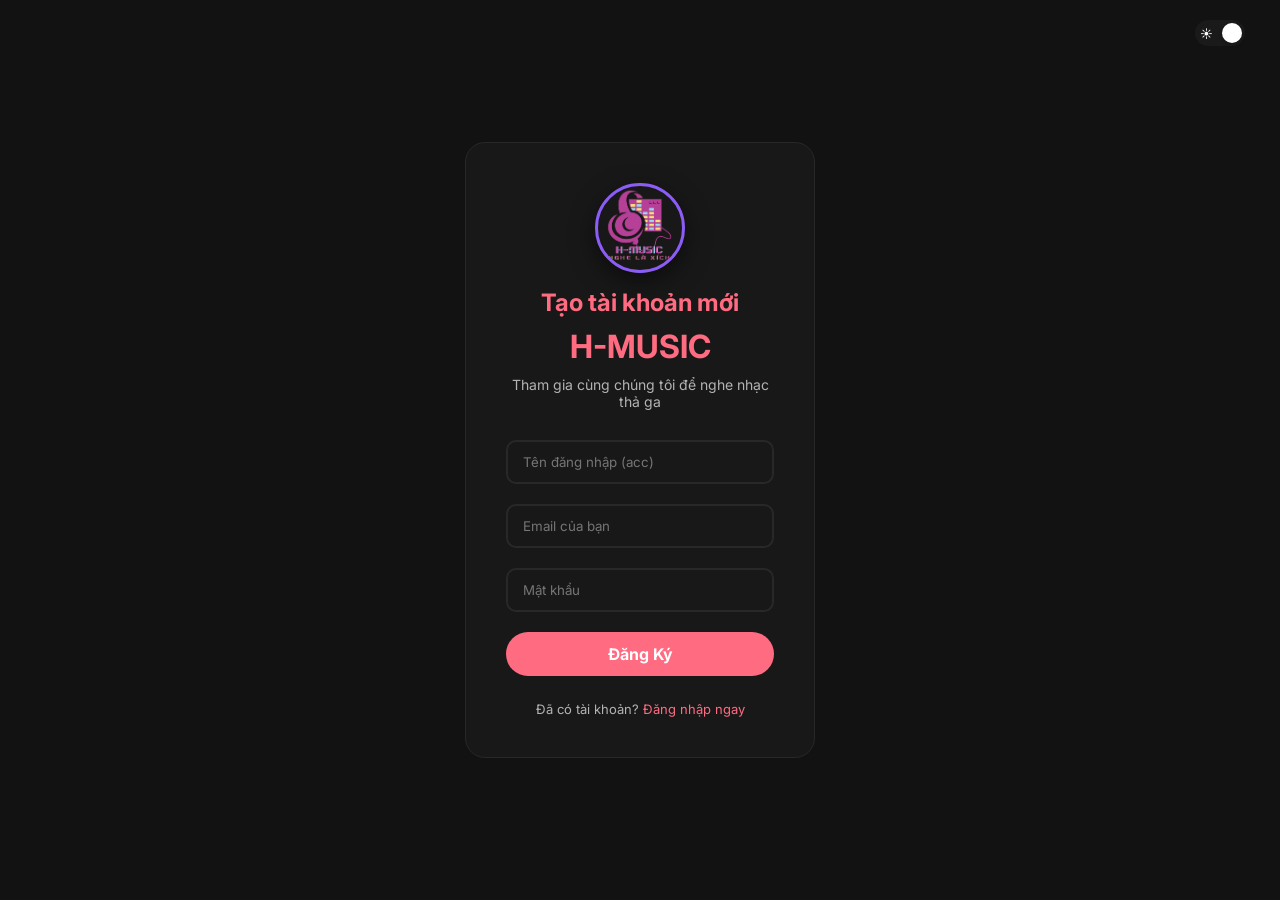
<file: dangki.html>
<!DOCTYPE html>
<html lang="vi">
<head>
    <meta charset="UTF-8">
    <link rel="icon" type="image/png" href="logo.png">
    <meta name="viewport" content="width=device-width, initial-scale=1.0">
    <script>
        (function() {
            const t = localStorage.getItem('hmusic-theme') || 'dark';
            document.documentElement.classList.add(t === 'light' ? 'light-mode' : 'dark-mode');
            const c = localStorage.getItem('hmusic-color-theme') || 'violet';
            document.documentElement.setAttribute('data-theme', c);
        })();
    </script>
    <title>Đăng Ký - H-MUSIC</title>
    <link rel="stylesheet" href="css/global.css">
    <link rel="stylesheet" href="css/dangki.css">
    <link rel="stylesheet" href="css/toast.css">
</head>
<body>
    <div class="login-container">
        <form class="login-form" id="registerForm">
            <img src="./logo.png" alt="H-MUSIC Logo" class="auth-logo">
            <h2>Tạo tài khoản mới</h2>
            <h1>H-MUSIC</h1>
            <p>Tham gia cùng chúng tôi để nghe nhạc thả ga</p>
            
            <div class="input-group">
                <input type="text" id="accInput" placeholder="Tên đăng nhập (acc)" required>
            </div>
            
            <div class="input-group">
                <input type="email" id="emailInput" placeholder="Email của bạn" required>
            </div>
            
            <div class="input-group">
                <input type="password" id="passInput" placeholder="Mật khẩu" required>
            </div>
            
            <button type="submit" class="login-btn">Đăng Ký</button>
            
            <div class="options">
                <span>Đã có tài khoản? <a href="dawngnhap.html">Đăng nhập ngay</a></span>
            </div>
        </form>
    </div>
    
    <div style="position:fixed; top:20px; right:20px; z-index:9999;">
        <label class="theme-switch" for="themeCheckbox">
            <input type="checkbox" id="themeCheckbox" />
            <div class="slider round">
                <span class="sun-icon">☀️</span><span class="moon-icon">🌙</span>
            </div>
        </label>
    </div>
    
    <script src="js/api.js"></script>
    <script src="js/dangki.js"></script>
    <script src="js/toast.js"></script>
    <script src="js/theme.js"></script>
</body>
</html>
</file>
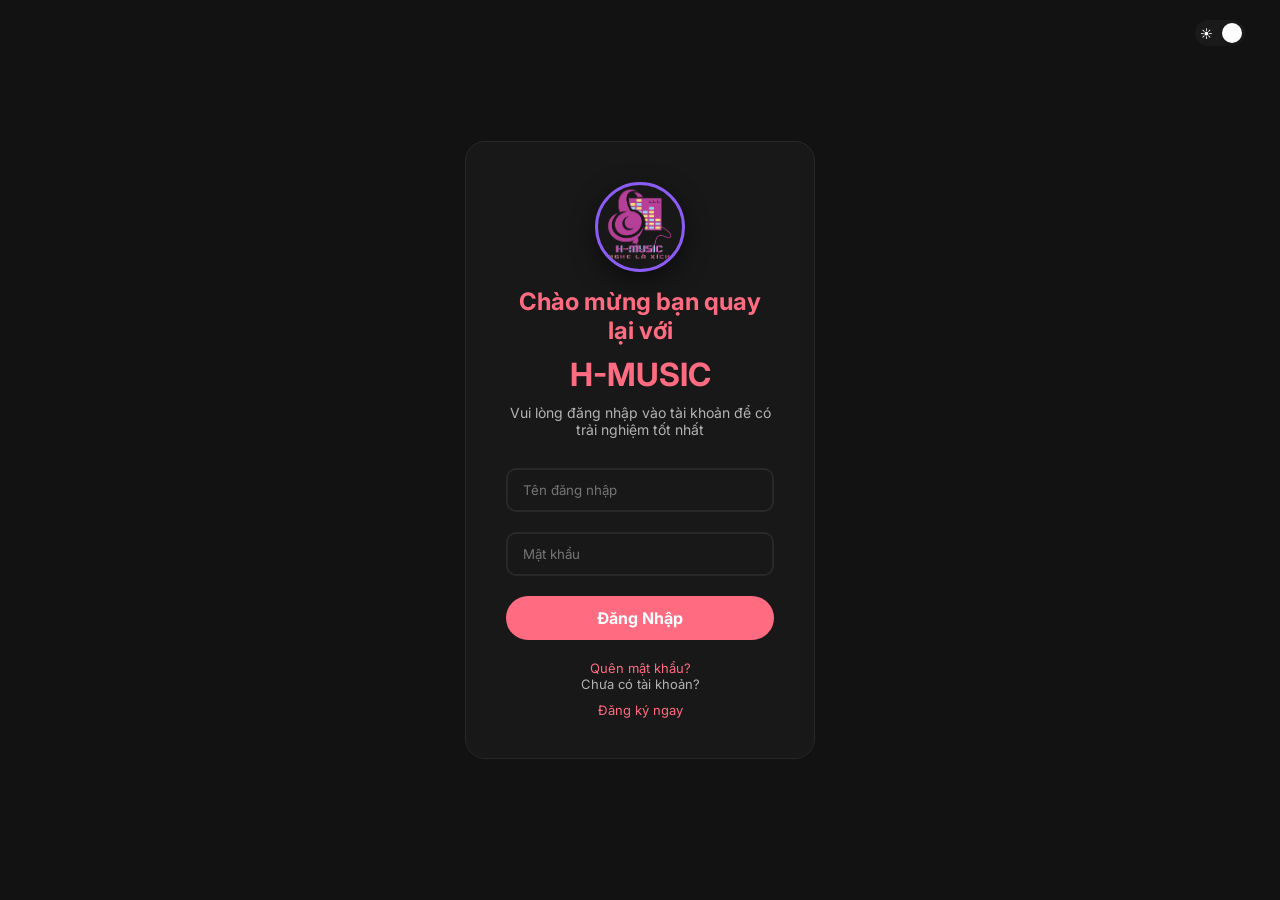
<file: dawngnhap.html>
<!DOCTYPE html>
<html lang="vi">
<head>
    <meta charset="UTF-8">
    <link rel="icon" type="image/png" href="logo.png">
    <meta name="viewport" content="width=device-width, initial-scale=1.0">
    <script>
        (function() {
            const t = localStorage.getItem('hmusic-theme') || 'dark';
            document.documentElement.classList.add(t === 'light' ? 'light-mode' : 'dark-mode');
            const c = localStorage.getItem('hmusic-color-theme') || 'violet';
            document.documentElement.setAttribute('data-theme', c);
        })();
    </script>
    <title>Đăng Nhập - H-MUSIC</title>
    <script src="auth.js"></script>
    <link rel="stylesheet" href="css/global.css">
    <link rel="stylesheet" href="css/dawngnhap.css">
    <link rel="stylesheet" href="css/toast.css">
</head>
<body>
    <div class="login-container">
        <form class="login-form" id="loginForm">
                       <img src="./logo.png" alt="H-MUSIC Logo" class="auth-logo">
            <h2>Chào mừng bạn quay lại với</h2>
            <h1>H-MUSIC</h1>
            <p>Vui lòng đăng nhập vào tài khoản để có trải nghiệm tốt nhất</p>
            
            <div class="input-group">
                <input type="text" id="loginAcc" placeholder="Tên đăng nhập" required>
            </div>
            
            <div class="input-group">
                <input type="password" id="loginPass" placeholder="Mật khẩu" required>
            </div>
            
            <button type="submit" class="login-btn">Đăng Nhập</button>
            
            <div class="options">
                <a href="#">Quên mật khẩu?</a>
                <span>Chưa có tài khoản? <a href="dangki.html">Đăng ký ngay</a></span>
            </div>
        </form>
        
        
    </div>
    
    <div style="position:fixed; top:20px; right:20px; z-index:9999;">
        <label class="theme-switch" for="themeCheckbox">
            <input type="checkbox" id="themeCheckbox" />
            <div class="slider round">
                <span class="sun-icon">☀️</span><span class="moon-icon">🌙</span>
            </div>
        </label>
    </div>

    
    <script src="js/api.js"></script>
    <script src="js/dawngnhap.js"></script>
    <script src="js/toast.js"></script>
    <script src="js/theme.js"></script>
</body>
</html>
</file>
<file: css/toast.css>
/* Toast Container - Top Right (Below Header) */
#hmusic-toast-container {
    position: fixed;
    top: 85px; /* Avoiding 75px header */
    right: 20px;
    z-index: 10000;
    display: flex;
    flex-direction: column;
    gap: 10px;
    pointer-events: none;
}

/* Individual Toast */
.hmusic-toast {
    pointer-events: auto;
    min-width: 250px;
    max-width: 350px;
    background: rgba(255, 255, 255, 0.1);
    backdrop-filter: blur(15px);
    -webkit-backdrop-filter: blur(15px);
    border: 1px solid rgba(255, 255, 255, 0.2);
    border-radius: 12px;
    padding: 12px 16px;
    color: #fff;
    display: flex;
    align-items: center;
    justify-content: space-between;
    gap: 12px;
    box-shadow: 0 8px 32px rgba(0, 0, 0, 0.3);
    animation: toastSlideInRight 0.4s cubic-bezier(0.175, 0.885, 0.32, 1.275) forwards;
    transition: all 0.4s ease;
}

.hmusic-toast.clickable {
    cursor: pointer;
}

.hmusic-toast.clickable:hover {
    background: rgba(255, 255, 255, 0.15);
    transform: translateY(-2px);
}

/* Status Colors */
.hmusic-toast.success { border-left: 5px solid #1ed760; }
.hmusic-toast.error { border-left: 5px solid #ff4757; }
.hmusic-toast.warning { border-left: 5px solid #ffa502; }
.hmusic-toast.info { border-left: 5px solid #8b5cf6; }

/* Light Mode Support */
.light-mode .hmusic-toast {
    background: rgba(255, 255, 255, 0.85);
    color: #333;
    border: 1px solid rgba(0, 0, 0, 0.1);
    box-shadow: 0 8px 32px rgba(0, 0, 0, 0.1);
}

.toast-content {
    flex: 1;
    font-size: 13px;
    font-weight: 500;
    line-height: 1.4;
}

.toast-close {
    cursor: pointer;
    font-size: 14px;
    opacity: 0.5;
    transition: 0.2s;
    padding: 2px;
    z-index: 2;
}
.toast-close:hover { opacity: 1; transform: scale(1.1); }

/* Animations - Slide from Right */
@keyframes toastSlideInRight {
    from { opacity: 0; transform: translateX(100%) scale(0.9); }
    to { opacity: 1; transform: translateX(0) scale(1); }
}

@keyframes toastFadeOut {
    from { opacity: 1; transform: scale(1); }
    to { opacity: 0; transform: scale(0.8); }
}

.toast-fade-out {
    animation: toastFadeOut 0.3s ease forwards;
}
</file>
<file: css/global.css>
/* css/global.css */
@import url('https://fonts.googleapis.com/css2?family=Inter:wght@400;500;600;700;800&display=swap');

/* MẶC ĐỊNH LÀ GIAO DIỆN TỐI (DARK MODE) */
:root {
  --bg-base: #000000;
  --bg-main: #121212;
  --bg-card: #181818;
  --bg-card-hover: #282828;
  --text-primary: #ffffff;
  --text-secondary: #b3b3b3;
  --border-subdued: #282828;
  
  --radius-sm: 8px;
  --radius-md: 16px;
  --radius-pill: 50px;
  --bg-player-glass: rgba(15, 23, 42, 0.25);
}

/* CHẾ ĐỘ SÁNG (LIGHT MODE) CHỈ ĐỔI NỀN / CHỮ */
.light-mode {
  --bg-base: #f1f5f9;
  --bg-main: #ffffff;
  --bg-card: #f8fafc;
  --bg-card-hover: #e2e8f0;
  --text-primary: #0f172a;
  --text-secondary: #64748b;
  --border-subdued: #cbd5e1;
  --bg-player-glass: rgba(255, 255, 255, 0.6);
}

.dark-mode {
  --bg-base: #000000;
  --bg-main: #121212;
  --bg-card: #181818;
  --bg-card-hover: #282828;
  --text-primary: #ffffff;
  --text-secondary: #b3b3b3;
  --border-subdued: #282828;
  --bg-player-glass: rgba(15, 23, 42, 0.2);
}

/* PALETTE MÀU SẮC CHỈ ĐỔI MÀU NHẤN CHÍNH (ACCENT) */
/* Chủ đề: Ocean Blue */
[data-theme="blue"] {
  --accent-pink: #0ea5e9;
  --accent-pink-hover: #38bdf8;
}

/* Chủ đề: Spotify Green */
[data-theme="green"] {
  --accent-pink: #1ed760;
  --accent-pink-hover: #1db954;
}

/* Chủ đề: Pink Melody */
[data-theme="pink"] {
  --accent-pink: #ec4899;
  --accent-pink-hover: #f472b6;
}

/* Chủ đề: Violet (Default) */
[data-theme="violet"] {
  --accent-pink: #8b5cf6;
  --accent-pink-hover: #a78bfa;
}

* {
  margin: 0; padding: 0; box-sizing: border-box; font-family: 'Inter', sans-serif;
}

body {
  background-color: var(--bg-base);
  color: var(--text-primary);
  transition: background-color 0.3s ease, color 0.3s ease;
}

/* Animations Toàn Trang */
@keyframes fadeUp {
  0% { opacity: 0; transform: translateY(20px); }
  100% { opacity: 1; transform: translateY(0); }
}

.fade-up {
  animation: fadeUp 0.5s ease forwards;
}

.card {
  border-radius: var(--radius-md) !important;
  animation: fadeUp 0.4s ease forwards;
  opacity: 0;
}
.card:nth-child(1) { animation-delay: 0.05s; }
.card:nth-child(2) { animation-delay: 0.1s; }
.card:nth-child(3) { animation-delay: 0.15s; }
.card:nth-child(4) { animation-delay: 0.2s; }
.card:nth-child(5) { animation-delay: 0.25s; }
.card:nth-child(n+6) { animation-delay: 0.3s; }

.card-img-wrapper {
  border-radius: var(--radius-sm) !important;
}

button {
  transition: all 0.2s ease;
  border-radius: var(--radius-pill) !important;
}

/* Smooth Scrollbar */
::-webkit-scrollbar { width: 8px; }
::-webkit-scrollbar-track { background: transparent; }
::-webkit-scrollbar-thumb { background: var(--border-subdued); border-radius: var(--radius-pill); }
::-webkit-scrollbar-thumb:hover { background: var(--accent-pink); }

/* GLOBAL LOGO STYLES */
.app-logo {
    width: 38px;
    height: 38px;
    border-radius: 50%;
    object-fit: cover;
    box-shadow: 0 4px 10px rgba(0,0,0,0.3);
    border: 2px solid var(--accent-pink);
    transition: 0.3s cubic-bezier(0.175, 0.885, 0.32, 1.275);
}
.app-logo:hover {
    transform: rotate(10deg) scale(1.1);
    box-shadow: 0 6px 15px rgba(30, 215, 96, 0.4);
}

.auth-logo {
    width: 90px;
    height: 90px;
    border-radius: 50%;
    object-fit: cover;
    margin: 0 auto 15px auto;
    display: block;
    box-shadow: 0 8px 25px rgba(0,0,0,0.5);
    border: 3px solid var(--accent-pink);
    transition: transform 0.4s ease;
}
.auth-logo:hover {
    transform: translateY(-5px) scale(1.05);
}

.mobile-logo, .mobile-logo-admin { display: none !important; }
@media (max-width: 768px) {
    .mobile-logo, .mobile-logo-admin { display: flex !important; }
}
</file>
<file: css/app.css>
* {
            margin: 0;
            padding: 0;
            box-sizing: border-box;
            font-family: 'Inter', 'Segoe UI', Tahoma, sans-serif;
        }

        body {
            background-color: var(--bg-base);
            color: var(--text-primary);
            display: flex;
            flex-direction: column;
            height: 100vh;
            overflow: hidden;
            font-size: 14px;
        }

        /* LAYOUT CHÃNH */
        .app-wrapper {
            display: flex;
            flex: 1;
            height: calc(100vh - 90px); /* Chá»«a 90px cho pháº§n player á»Ÿ dÆ°á»›i */
        }

        /* ---------------- FRONT: SIDEBAR ---------------- */
        .sidebar {
            width: 240px;
            background-color: var(--bg-base);
            display: flex;
            flex-direction: column;
            padding-top: 24px;
        }
        
        .sidebar .logo p {
            color: var(--text-primary);
            font-size: 20px;
            font-weight: bold;
            padding: 0 24px 18px;
            display: flex;
            align-items: center;
            gap: 10px;
        }
        .sidebar .logo i {
            color: var(--accent-pink);
            font-size: 24px;
        }

        .nav-list {
            list-style: none;
            padding: 0 8px;
        }

        .nav-item {
            padding: 0 16px;
            height: 40px;
            display: flex;
            align-items: center;
            gap: 16px;
            color: var(--text-secondary);
            font-weight: 700;
            cursor: pointer;
            transition: color 0.2s;
            border-radius: 4px;
        }

        .nav-item:hover, .nav-item.active {
            color: var(--text-primary);
        }

        .nav-item i {
            font-size: 20px;
        }

        .nav-group-mt {
            margin-top: 24px;
        }
        
        .divider {
            height: 1px;
            background-color: var(--border-subdued);
            margin: 8px 24px;
        }

        .playlist-list {
            flex: 1;
            overflow-y: auto;
            padding: 8px 24px;
            list-style: none;
        }

        .playlist-list li {
            color: var(--text-secondary);
            padding: 8px 0;
            cursor: pointer;
            white-space: nowrap;
            overflow: hidden;
            text-overflow: ellipsis;
        }

        .playlist-list li:hover {
            color: var(--text-primary);
        }

        /* Thanh Cuá»™n */
        ::-webkit-scrollbar {
            width: 10px;
        }
        ::-webkit-scrollbar-track {
            background: transparent;
        }
        ::-webkit-scrollbar-thumb {
            background: #5a5a5a;
        }
        ::-webkit-scrollbar-thumb:hover {
            background: #b3b3b3;
        }

        /* ---------------- FRONT: MAIN CONTENT ---------------- */
        .main-view {
            flex: 1;
            background-color: var(--bg-main);
            display: flex;
            flex-direction: column;
            overflow: hidden;
            position: relative;
            border-radius: 8px; /* Bo gÃ³c nháº¹ giá»‘ng app Desktop */
            margin: 8px 8px 0 0;
        }

        /* Topbar */
        .topbar {
            height: 64px;
            padding: 16px 32px;
            display: flex;
            justify-content: space-between;
            align-items: center;
            background: rgba(18, 18, 18, 0.9);
            position: absolute;
            top: 0;
            left: 0;
            right: 0;
            z-index: 10;
        }

        .topbar-left {
            display: flex;
            align-items: center;
            gap: 16px;
        }

        .nav-btns {
            display: flex;
            gap: 8px;
        }

        .nav-btn {
            width: 32px;
            height: 32px;
            border-radius: 50%;
            background-color: rgba(0,0,0,0.7);
            border: none;
            color: var(--text-secondary);
            display: flex;
            justify-content: center;
            align-items: center;
            cursor: pointer;
        }

        .nav-btn:hover {
            color: var(--text-primary);
        }

        .search-container {
            position: relative;
        }
        
        .search-container i {
            position: absolute;
            left: 12px;
            top: 50%;
            transform: translateY(-50%);
            color: var(--text-secondary);
        }

        .search-input {
            background-color: var(--bg-card-hover);
            border: 1px solid transparent;
            color: var(--text-primary);
            padding: 8px 16px 8px 36px;
            border-radius: 20px;
            width: 250px;
            outline: none;
            font-weight: 500;
        }
        .search-input:focus {
            border-color: var(--text-secondary);
        }

        .category-tabs {
            display: flex;
            gap: 8px;
            margin-left: 16px;
        }
        
        .tab-btn {
            background: transparent;
            border: none;
            color: var(--text-primary);
            padding: 8px 16px;
            border-radius: 20px;
            font-weight: 600;
            cursor: pointer;
            transition: 0.2s;
        }
        
        .tab-btn.active {
            background: var(--bg-card-hover);
        }
        .tab-btn:hover:not(.active) {
            background: rgba(255,255,255,0.1);
        }

        .topbar-right {
            display: flex;
            align-items: center;
            gap: 16px;
        }

        .profile-btn {
            display: flex;
            align-items: center;
            gap: 8px;
            background-color: rgba(0,0,0,0.7);
            padding: 2px 10px 2px 2px;
            border-radius: 20px;
            cursor: pointer;
            border: none;
            color: var(--text-primary);
            font-weight: bold;
        }
        .profile-btn img {
            width: 28px;
            height: 28px;
            border-radius: 50%;
        }

        /* LÆ°á»›i bÃ i hÃ¡t */
        .content {
            flex: 1;
            overflow-y: auto;
            padding: 80px 32px 32px; 
            background: linear-gradient(to bottom, #2b141f 0%, var(--bg-main) 300px); /* Gradient tá»‘i + Ã¡nh há»“ng */
        }

        .section-header {
            display: flex;
            justify-content: space-between;
            align-items: flex-end;
            margin-bottom: 24px;
        }

        .section-header h2 {
            font-size: 24px;
            font-weight: bold;
        }

        .section-header a {
            color: var(--text-secondary);
            text-decoration: none;
            font-size: 14px;
            font-weight: bold;
        }
        .section-header a:hover {
            text-decoration: underline;
        }

        /* Grid hiá»ƒn thá»‹ danh sÃ¡ch */
        .card-grid {
            display: grid;
            grid-template-columns: repeat(auto-fill, minmax(180px, 1fr));
            gap: 24px;
            margin-bottom: 40px;
        }

        .card {
            background-color: var(--bg-card);
            padding: 16px;
            border-radius: 12px;
            cursor: pointer;
            transition: all 0.3s cubic-bezier(0.25, 0.8, 0.25, 1);
            position: relative;
            box-shadow: 0 4px 20px rgba(0,0,0,0.2);
            border: 1px solid rgba(255,255,255,0.02);
        }

        .card:hover {
            background-color: var(--bg-card-hover);
            transform: translateY(-5px);
            box-shadow: 0 12px 30px rgba(0,0,0,0.4);
            border-color: rgba(255,255,255,0.06);
        }

        .card-img-wrapper {
            position: relative;
            margin-bottom: 16px;
            width: 100%;
            aspect-ratio: 1/1;
            box-shadow: 0 8px 24px rgba(0,0,0,0.5);
            border-radius: 8px;
            overflow: hidden;
        }

        .card-img-wrapper img {
            width: 100%;
            height: 100%;
            object-fit: cover;
        }

        /* Song Type Classification Badge */
        .song-badge {
            display: inline-block;
            padding: 2px 8px;
            border-radius: 4px;
            font-size: 9px;
            font-weight: 800;
            text-transform: uppercase;
            letter-spacing: 0.05em;
            backdrop-filter: blur(8px);
            -webkit-backdrop-filter: blur(8px);
            margin-right: 8px;
            white-space: nowrap;
        }
        .badge-nonstop {
            background: rgba(255, 71, 133, 0.2); /* Soft Pink for background */
            color: #ff4785; /* Vibrant Pink for text */
            border: 1px solid rgba(255, 71, 133, 0.4);
        }
        .badge-track {
            background: rgba(255, 255, 255, 0.05);
            color: var(--text-secondary);
            border: 1px solid rgba(255,255,255,0.1);
        }

        /* NÃºt Play hiá»ƒn thá»‹ dáº¡ng pop trÃªn card khi Hover */
        .play-btn-card {
            position: absolute;
            bottom: 8px;
            right: 8px;
            width: 48px;
            height: 48px;
            border-radius: 50%;
            background-color: var(--accent-pink);
            color: #000;
            display: flex;
            align-items: center;
            justify-content: center;
            font-size: 20px;
            border: none;
            cursor: pointer;
            opacity: 0;
            transform: translateY(8px);
            transition: all 0.3s ease;
            box-shadow: 0 8px 8px rgba(0,0,0,0.3);
        }

        .card:hover .play-btn-card {
            opacity: 1;
            transform: translateY(0);
        }

        .play-btn-card:hover {
            background-color: var(--accent-pink-hover);
            transform: scale(1.05);
        }

        .card-title {
            color: var(--text-primary);
            font-size: 16px;
            font-weight: 700;
            margin-bottom: 8px;
            white-space: nowrap;
            overflow: hidden;
            text-overflow: ellipsis;
        }

        .card-desc {
            color: var(--text-secondary);
            font-size: 14px;
            display: -webkit-box;
            -webkit-line-clamp: 2;
            line-clamp: 2;
            -webkit-box-orient: vertical;
            overflow: hidden;
            line-height: 1.4;
        }

        .card-stats {
            margin-top: 8px;
            color: var(--accent-pink);
            font-size: 12px;
            font-weight: bold;
        }

        /* ---------------- FRONT: BOTTOM PLAYER ---------------- */
        .now-playing-bar {
            height: 90px;
            background-color: var(--bg-base);
            border-top: 1px solid var(--border-subdued);
            display: flex;
            justify-content: space-between;
            align-items: center;
            padding: 0 16px;
            position: fixed;
            bottom: 0;
            width: 100%;
            z-index: 100;
            transform: translateY(100%);
            transition: transform 0.4s ease;
        }
        .now-playing-bar.active {
            transform: translateY(0);
        }

        /* Player - BÃªn TrÃ¡i (áº¢nh cover má» má») */
        .np-left {
            width: 30%;
            min-width: 180px;
            display: flex;
            align-items: center;
            gap: 14px;
        }

        .np-img {
            width: 56px;
            height: 56px;
            border-radius: 4px;
            object-fit: cover;
            box-shadow: 0 4px 6px rgba(0,0,0,0.3);
        }

        .np-info {
            display: flex;
            flex-direction: column;
            justify-content: center;
        }

        .np-title {
            color: var(--text-primary);
            font-size: 14px;
            font-weight: 600;
            cursor: pointer;
        }
        .np-title:hover { text-decoration: underline; }

        .np-artist {
            color: var(--text-secondary);
            font-size: 12px;
            cursor: pointer;
        }
        .np-artist:hover { text-decoration: underline; color: var(--text-primary); }

        .np-like {
            color: var(--text-secondary);
            background: none;
            border: none;
            cursor: pointer;
            margin-left: 8px;
        }
        .np-like:hover { color: var(--text-primary); }

        /* Player - á»ž Giá»¯a (NÃºt báº¥m, thanh cháº¡y) */
        .np-center {
            width: 40%;
            max-width: 722px;
            display: flex;
            flex-direction: column;
            align-items: center;
            justify-content: center;
        }

        .player-controls {
            display: flex;
            align-items: center;
            gap: 24px;
            margin-bottom: 8px;
        }

        .btn-ctrl {
            color: var(--text-secondary);
            background: none;
            border: none;
            font-size: 16px;
            cursor: pointer;
        }
        .btn-ctrl:hover { color: var(--text-primary); }

        .btn-play-pause {
            width: 32px;
            height: 32px;
            background-color: var(--text-primary);
            color: #000;
            border-radius: 50%;
            display: flex;
            align-items: center;
            justify-content: center;
            font-size: 14px;
        }
        .btn-play-pause:hover { transform: scale(1.05); }

        .playback-bar {
            width: 100%;
            display: flex;
            align-items: center;
            gap: 8px;
            font-size: 12px;
            color: var(--text-secondary);
        }

        .progress-container {
            flex: 1;
            height: 12px;
            display: flex;
            align-items: center;
            cursor: pointer;
            position: relative;
        }

        .progress-bg {
            width: 100%;
            height: 4px;
            background-color: #4d4d4d;
            border-radius: 2px;
            position: relative;
            overflow: hidden;
        }

        .progress-bar {
            height: 100%;
            background-color: var(--text-primary);
            width: 0%;
            border-radius: 2px;
        }

        .progress-container:hover .progress-bar {
            background-color: var(--accent-pink); /* TÃ´ mÃ u khi trá» chuá»™t vÃ o thanh nháº¡c */
        }
        .progress-container:hover .progress-thumb {
            display: block;
        }

        .progress-thumb {
            display: none;
            width: 12px;
            height: 12px;
            background-color: var(--text-primary);
            border-radius: 50%;
            position: absolute;
            top: 50%;
            transform: translateY(-50%);
            margin-left: -6px;
            box-shadow: 0 2px 4px rgba(0,0,0,0.5);
        }

        /* Player - BÃªn Pháº£i (Ã‚m lÆ°á»£ng) */
        .np-right {
            width: 30%;
            min-width: 180px;
            display: flex;
            justify-content: flex-end;
            align-items: center;
            gap: 16px;
            color: var(--text-secondary);
        }
        
        .np-right button {
            background: none;
            border: none;
            color: var(--text-secondary);
            cursor: pointer;
            font-size: 16px;
        }
        .np-right button:hover {
            color: var(--text-primary);
        }

        .volume-bar {
            width: 90px;
            display: flex;
            align-items: center;
        }
        
        /* Mobile responsive */
        @media (max-width: 768px) {
            .app-wrapper { flex-direction: column; padding-bottom: 60px; }
            
            /* Transform Sidebar into Bottom Navigation */
            .sidebar {
                position: fixed; bottom: 0; left: 0; width: 100%; height: 60px; padding: 0;
                flex-direction: row; justify-content: space-around; align-items: center;
                background: rgba(18, 18, 18, 0.95); border-top: 1px solid var(--border-subdued);
                z-index: 1000; backdrop-filter: blur(10px); display: flex !important;
            }
            .light-mode .sidebar { background: rgba(255, 255, 255, 0.95); border-right: none;}

            .sidebar .logo, .nav-group-mt, .divider, .playlist-list { display: none !important; }

            .nav-list { display: flex; flex-direction: row; width: 100%; justify-content: space-around; padding: 0 10px; margin: 0; }
            .nav-item { 
                flex-direction: column; gap: 4px; height: auto; padding: 8px 12px; 
                font-size: 10px; color: var(--text-secondary); justify-content: center; 
                border-radius: 16px; transition: all 0.3s ease;
            }
            .nav-item.active {
                background: rgba(255, 255, 255, 0.1);
                color: var(--text-primary);
                backdrop-filter: blur(5px);
                -webkit-backdrop-filter: blur(5px);
            }
            .nav-item i { font-size: 20px; }

            /* Floating Now Playing Bar */
            .now-playing-bar { bottom: 60px !important; height: 65px; padding: 0 10px; border-bottom: 1px solid var(--border-subdued);}
            .np-left { width: 70%; }
            .np-right { display: none; }
            .np-center { display: flex; width: 30%; justify-content: flex-end; }
            .playback-bar { display: none; }
            .btn-ctrl:not(.btn-play-pause) { display: none; }
            .btn-play-pause { width: 36px; height: 36px; font-size: 16px; margin: 0;}

            /* Topbar & Content */
            .main-view { margin: 0; border-radius: 0; }
            .topbar { height: 60px; padding: 10px 16px; flex-direction: row; justify-content: space-between; align-items: center; background: var(--bg-main);}
            .search-input { width: 150px; font-size: 13px; }
            .category-tabs { display: none; }
            
            .content { padding-top: 80px; padding-bottom: 140px; }
            .card-grid { grid-template-columns: repeat(2, 1fr); gap: 16px; }
            
            /* ===== FULLSCREEN PLAYER - YTM MOBILE ===== */
            .fs-player {
                display: flex !important;
                flex-direction: column !important;
                padding: 0 !important;
                overflow: hidden !important;
                height: 100dvh;
                height: 100vh;
                background: #111 !important;
                justify-content: flex-start !important;
            }
            .fs-close { display: none !important; }
            .desktop-only { display: none !important; }
            .ytm-mobile-only { display: flex !important; }

            /* [1] Header wrapper */
            .fs-header {
                flex: 0 0 auto;
                display: flex;
                flex-direction: column;
            }

            /* YTM Tab Header */
            .fs-ytm-header {
                height: 52px;
                padding: 0 16px;
                justify-content: space-between;
                align-items: center;
                flex-shrink: 0;
            }
            .fs-ytm-close {
                background: rgba(255,255,255,0.12); border: none;
                color: #fff; width: 34px; height: 34px;
                border-radius: 50%; cursor: pointer; font-size: 16px;
                display: flex; align-items: center; justify-content: center;
            }
            .fs-ytm-tabs { display: flex; gap: 20px; }
            .fs-ytm-tabs span.active { color: #fff; font-weight: 700; font-size: 14px; }
            .fs-ytm-tabs span.inactive { color: #555; font-size: 14px; cursor: pointer; }
            .fs-ytm-actions { display: flex; gap: 16px; color: #aaa; font-size: 16px; }

            /* [2] Page slider: takes remaining space */
            .fs-page-slider {
                flex: 1 !important;
                min-height: 0 !important;
                display: flex !important;
                overflow: hidden !important;
                transition: transform 0.35s cubic-bezier(0.25, 0.8, 0.25, 1);
            }
            .fs-page {
                flex: 0 0 100% !important;
                width: 100% !important;
                display: flex !important;
                flex-direction: column !important;
                overflow-y: auto;
                overflow-x: hidden;
                scrollbar-width: none;
            }
            .fs-page-slider.show-lyrics { transform: translateX(-100%); }

            /* [3] Cover image inside page 1 */
            .fs-cover-section {
                width: 100%;
                flex: 0 0 auto;
                display: flex;
                justify-content: center;
                padding: 8px 24px 6px;
            }
            .fs-cover-section img {
                width: 100%;
                max-height: min(52vw, 250px);
                object-fit: cover;
                border-radius: 14px !important;
                box-shadow: 0 12px 35px rgba(0,0,0,0.6);
                display: block;
            }

            /* [4] Title row */
            .fs-info-section {
                flex: 0 0 auto;
                display: flex !important;
                flex-direction: row !important;
                align-items: center;
                gap: 8px;
                padding: 10px 20px 4px;
            }
            .fs-text { text-align: left; flex: 1; }
            .fs-text h2 { font-size: 19px; font-weight: 900; color: #fff; margin: 0; line-height: 1.2; }
            .fs-text p { font-size: 13px; color: #aaa; margin: 0; }

            /* Like button inline with title */
            #fsBtnLike.action-pill {
                display: flex !important;
                flex-shrink: 0;
                background: rgba(255,255,255,0.1); border: none; color: #ccc;
                padding: 7px 14px; border-radius: 20px; font-size: 13px;
                cursor: pointer; align-items: center; gap: 5px;
                margin-left: 0;
            }
            #fsBtnLike.liked i { color: #ff4785; }

            /* [5] Mobile lyrics page */
            .fs-mobile-lyrics-container {
                flex: 1;
                display: flex !important;
                padding: 20px 24px;
                overflow-y: auto;
                scrollbar-width: none;
            }
            .fs-mobile-lyrics-text {
                color: rgba(255,255,255,0.9) !important;
                font-size: 20px;
                font-weight: 600;
                line-height: 1.8;
                white-space: pre-wrap;
            }

            /* [6] Bottom controls section */
            .fs-bottom-controls {
                flex: 0 0 auto;
                display: flex !important;
                flex-direction: column;
                background: rgba(0,0,0,0.3);
            }

            /* Progress bar */
            .fs-playback-bar {
                display: flex !important;
                flex: 0 0 auto;
                flex-direction: column;
                padding: 10px 20px 0;
                gap: 0;
                margin-bottom: 0;
            }
            .fs-ytm-time-row {
                display: flex !important;
                justify-content: space-between;
                margin-bottom: 4px;
            }
            .fs-time { font-size: 11px !important; color: #aaa !important; min-width: unset; }
            .fs-progress-container {
                display: flex !important;
                height: 24px;
                width: 100%;
                align-items: center;
            }
            .fs-progress-container .progress-bg {
                height: 4px;
                width: 100%;
                background: rgba(255,255,255,0.2);
                border-radius: 4px;
                position: relative;
            }
            .fs-progress-thumb { width: 14px; height: 14px; margin-left: -7px; }

            /* [7] Controls row */
            .fs-ytm-controls {
                flex: 0 0 auto;
                display: flex !important;
                justify-content: space-between;
                align-items: center;
                padding: 2px 20px 0;
            }
            .fs-ytm-ctrl-btn {
                background: none; border: none; color: #ccc;
                font-size: 20px; cursor: pointer;
                min-width: 44px; height: 50px;
                display: flex; align-items: center; justify-content: center;
            }
            .fs-ytm-play-btn {
                background: #fff; border: none;
                width: 62px; height: 62px;
                border-radius: 50%; font-size: 26px; cursor: pointer;
                display: flex; align-items: center; justify-content: center;
                box-shadow: 0 4px 18px rgba(255,255,255,0.2);
                flex-shrink: 0;
            }
            .fs-ytm-play-btn i { color: #000 !important; }

            /* [8] Bottom tabs */
            .fs-ytm-bottom-tabs {
                flex: 0 0 auto;
                display: flex !important;
                justify-content: space-around;
                padding: 8px 0 18px;
                border-top: 1px solid #333;
            }
            .fs-ytm-bottom-tabs span {
                font-size: 11px; font-weight: 700;
                letter-spacing: 0.7px; cursor: pointer;
            }
            .fs-ytm-bottom-tabs span.active { color: #fff; border-bottom: 2px solid var(--accent-pink); padding-bottom: 3px; }
            .fs-ytm-bottom-tabs span.inactive { color: #444; }
        }
        /* LIGHT MODE */
        .light-mode {
            --bg-base: #f0f0f0;
            --bg-main: #ffffff;
            --bg-card: #f9f9f9;
            --bg-card-hover: #ebebeb;
            --text-primary: #000000;
            --text-secondary: #555555;
            --border-subdued: #cccccc;
        }
        .light-mode .content { background: #ffffff; }
        .light-mode .topbar { background: rgba(255,255,255,0.9); box-shadow: 0 2px 10px rgba(0,0,0,0.05); }
        .light-mode .search-input { background-color: #e0e0e0; color: #000; border-color:#ccc; }
        .light-mode .card-img-wrapper { box-shadow: 0 4px 10px rgba(0,0,0,0.1); }
        .light-mode .btn-play-pause { color: var(--bg-main); background-color: var(--text-primary); }
        /* TOGGLE SWITCH */
        .theme-switch { position: relative; display: flex; align-items: center; margin-right: 15px;}
        .theme-switch input { opacity: 0; width: 0; height: 0; position: absolute; }
        .theme-switch .slider { position: relative; cursor: pointer; height: 26px; width: 50px; background-color: #ccc; transition: .4s; border-radius: 26px; display: flex; align-items: center; justify-content: space-between; padding: 0 5px; box-sizing: border-box; }
        .theme-switch .slider:before { position: absolute; content: ""; height: 20px; width: 20px; left: 3px; bottom: 3px; background-color: white; transition: .4s; border-radius: 50%; z-index: 2; box-shadow: 0 2px 4px rgba(0,0,0,0.2); }
        .theme-switch input:checked + .slider { background-color: #282828; }
        .theme-switch input:checked + .slider:before { transform: translateX(24px); }
        .theme-switch .sun-icon, .theme-switch .moon-icon { font-size: 12px; z-index: 1; user-select: none; }

/* Light mode overrides for ranking section */
.light-mode .ranking-container { background: rgba(0, 0, 0, 0.03); border-color: rgba(0, 0, 0, 0.08); }
.light-mode .ranking-item { background: rgba(0, 0, 0, 0.02); }
.light-mode .ranking-item:hover { background: rgba(0, 0, 0, 0.05); border-color: rgba(0, 0, 0, 0.1); }
.light-mode .rank-badge { background: rgba(0, 0, 0, 0.05); border-color: rgba(0, 0, 0, 0.1); }

/* Shadow overrides for light mode */
.light-mode .card { box-shadow: 0 4px 15px rgba(0,0,0,0.08); border-color: rgba(0,0,0,0.05); }
.light-mode .card:hover { box-shadow: 0 10px 25px rgba(0,0,0,0.12); }
.light-mode .ranking-item { box-shadow: 0 2px 10px rgba(0,0,0,0.05); border-color: rgba(0,0,0,0.03); }
.light-mode .ranking-item:hover { box-shadow: 0 6px 20px rgba(0,0,0,0.1); }
/* ============================================================
   FULLSCREEN PLAYER — SHARED (both Desktop & Mobile)
   ============================================================ */
.fs-player {
    position: fixed;
    bottom: 0; left: 0;
    width: 100vw; height: 100vh;
    z-index: 9999;
    display: flex;
    flex-direction: column;
    transform: translateY(100%);
    transition: transform 0.5s cubic-bezier(0.25, 0.8, 0.25, 1);
    overflow: hidden;
}
.fs-player.active { transform: translateY(0); }

/* Blurred background (used on both, dominant on mobile) */
.fs-bg-blur {
    position: absolute; inset: 0;
    background-size: cover;
    background-position: center;
    filter: blur(100px) brightness(0.6) saturate(1.6);
    transform: scale(1.3);
    z-index: 0;
    transition: background-image 0.6s ease;
}
.fs-bg-overlay {
    position: absolute; inset: 0;
    background: linear-gradient(to bottom, rgba(0,0,0,0.2) 0%, rgba(0,0,0,0.45) 60%, rgba(0,0,0,0.8) 100%);
    z-index: 1;
}
/* All content sits above the blurred background */
.fs-header,
.fs-page-slider,
.fs-bottom-controls,
.fs-content,
.fs-close,
.fs-playback-bar,
.fs-lyrics-section { position: relative; z-index: 2; }

/* Tab switch */
.fs-page-slider.show-lyrics { transform: translateX(-100%); }

/* ============================================================
   FULLSCREEN PLAYER — DESKTOP (>768px)
   Uses the same HTML as mobile but reshapes it:
   - Page slider → becomes the 3-col content area (page 1 shown)
   - Bottom-controls → shows only the progress bar row
   ============================================================ */
@media (min-width: 769px) {
    /* Hide all mobile-specific UI components */
    .ytm-mobile-only, .fs-header, .fs-page-slider, .fs-bottom-controls  { display: none !important; }

    .fs-player {
        background-color: #0f172a !important;
        padding: 0;
        justify-content: center;
        align-items: stretch;
    }
    
    .fs-close {
        display: flex !important;
        position: absolute;
        top: 20px; left: 20px;
        background: rgba(255,255,255,0.12);
        border: none;
        color: #fff;
        width: 42px; height: 42px;
        border-radius: 50%;
        cursor: pointer;
        font-size: 20px;
        align-items: center; justify-content: center;
        z-index: 20;
        transition: background 0.2s;
    }
    .fs-close:hover { background: rgba(255,255,255,0.25); }

    .app-container {
        position: relative;
        z-index: 10;
        display: flex;
        flex-direction: column;
        height: 100vh;
        width: 100%;
        padding: 40px;
    }

    .app-container .main-content {
        display: flex;
        flex: 1;
        gap: 60px;
        margin-bottom: 30px;
        overflow: hidden;
        background: transparent !important;
        padding: 0 !important;
        border-radius: 0;
    }

    .app-container .album-display {
        flex: 1;
        display: flex;
        flex-direction: column;
        align-items: center;
        justify-content: center;
        text-align: center;
    }

    .app-container .album-display img {
        width: min(45vw, 450px);
        height: min(45vw, 450px);
        border-radius: 20px !important;
        object-fit: cover;
        box-shadow: 0 25px 50px rgba(0,0,0,0.5);
        margin-bottom: 30px;
        transition: transform 0.3s ease;
    }

    .app-container .album-display img:hover { transform: scale(1.02); }

    .app-container .album-display h1 {
        font-size: 36px;
        font-weight: 700;
        margin-bottom: 10px;
        letter-spacing: 1px;
        color: #fff;
        line-height:1.2;
    }

    .app-container .album-display p { font-size: 18px; color: #cbd5e1; margin:0;}

    .app-container .side-panel {
        width: 400px;
        background: rgba(255, 255, 255, 0.05);
        backdrop-filter: blur(20px);
        -webkit-backdrop-filter: blur(20px);
        border: 1px solid rgba(255, 255, 255, 0.1);
        border-radius: 24px;
        display: flex;
        flex-direction: column;
        padding: 25px;
    }

    .app-container .side-panel .tabs {
        display: flex;
        border-bottom: 1px solid rgba(255, 255, 255, 0.1);
        margin-bottom: 20px;
    }

    .app-container .side-panel .tabs span {
        flex: 1;
        text-align: center;
        padding-bottom: 15px;
        cursor: pointer;
        font-size: 14px;
        font-weight: 600;
        color: #94a3b8;
        transition: 0.3s;
    }

    .app-container .side-panel .tabs span.active {
        color: #ffffff;
        border-bottom: 2px solid var(--accent-pink, #3b82f6);
    }

    .app-container .side-panel .tabs span:hover { color: #ffffff; }

    .app-container .side-panel .playlist {
        list-style: none;
        overflow-y: auto;
        flex: 1;
        padding-right: 10px;
    }

    .app-container .side-panel .playlist::-webkit-scrollbar { width: 6px; }
    .app-container .side-panel .playlist::-webkit-scrollbar-thumb { background: rgba(255,255,255,0.2); border-radius: 10px; }

    .app-container .side-panel .playlist li {
        display: flex;
        align-items: center;
        padding: 12px;
        border-radius: 12px;
        margin-bottom: 10px;
        cursor: pointer;
        transition: background 0.2s;
    }

    .app-container .side-panel .playlist li:hover, .app-container .side-panel .playlist li.playing { background: rgba(255, 255, 255, 0.1); }

    .app-container .side-panel .playlist li img {
        width: 45px;
        height: 45px;
        border-radius: 8px !important;
        margin-right: 15px;
        object-fit: cover;
    }

    .app-container .side-panel .song-info { flex: 1; overflow: hidden; min-width: 0; display:flex; flex-direction:column; justify-content:center;}
    .app-container .side-panel .song-info h4 { font-size: 15px; font-weight: 500; margin-bottom: 4px; color:#fff; white-space:nowrap; text-overflow:ellipsis; overflow:hidden;}
    .app-container .side-panel .song-info p { font-size: 13px; margin:0; color: #94a3b8; white-space:nowrap; text-overflow:ellipsis; overflow:hidden;}
    
    .app-container .side-panel .playlist li i { color: #94a3b8; cursor: pointer; }
    .app-container .side-panel .playlist li i:hover { color: #fff; }

    .app-container .bottom-bar {
        height: 120px;
        background: rgba(0, 0, 0, 0.059);
        backdrop-filter: blur(30px);
        -webkit-backdrop-filter: blur(30px);
        border: 1px solid rgba(255, 255, 255, 0.05);
        border-radius: 20px;
        display: flex;
        align-items: center;
        justify-content: space-between;
        padding: 0 30px;
        flex-shrink: 0;
    }

    .app-container .now-playing-mini {
        display: flex;
        align-items: center;
        flex: 1;
        min-width: 0;
        padding-right: 20px;
    }

    .app-container .now-playing-mini img {
        width: 55px;
        height: 55px;
        border-radius: 10px;
        margin-right: 15px;
        object-fit: cover;
    }
    
    .app-container .now-playing-mini div { flex: 0 1 auto; display:flex; flex-direction:column; justify-content:center; min-width: 0; padding-right: 15px; }

    .app-container .now-playing-mini h4 { font-size: 15px; margin:0; font-weight: 600; color:#fff; white-space:nowrap; text-overflow:ellipsis; overflow:hidden;}
    .app-container .now-playing-mini p { font-size: 13px; margin:0; color: #94a3b8; margin-top: 4px; white-space:nowrap; text-overflow:ellipsis; overflow:hidden;}
    .app-container .now-playing-mini > i { margin-left: 20px; color: #94a3b8; cursor: pointer; font-size: 18px; }
    .app-container .now-playing-mini > i:hover { color: var(--accent-pink, #ef4444); }
    .app-container .now-playing-mini > i.liked { color: var(--accent-pink, #ef4444); }

    .app-container .player-controls {
        flex: 2;
        max-width: 600px;
        display: flex;
        flex-direction: column;
        align-items: center;
    }

    .app-container .control-buttons {
        display: flex;
        align-items: center;
        gap: 25px;
        margin-bottom: 10px;
    }

    .app-container .control-buttons i {
        font-size: 16px;
        color: #94a3b8;
        cursor: pointer;
        transition: 0.2s;
    }

    .app-container .control-buttons i:hover { color: #ffffff; }

    .app-container .play-pause-btn {
        width: 45px;
        height: 45px;
        background: #ffffff;
        border-radius: 50%;
        display: flex;
        align-items: center;
        justify-content: center;
        cursor: pointer;
        transition: transform 0.2s, background 0.2s;
    }

    .app-container .play-pause-btn i { color: #000000; font-size: 18px; margin-left: 3px; }
    .app-container .play-pause-btn:hover { background: #ddd; transform: scale(1.05); }

    .app-container .progress-bar-container {
        width: 100%;
        display: flex;
        align-items: center;
        gap: 15px;
    }

    .app-container .progress-bar-container span { font-size: 12px; margin:0; color: #94a3b8; min-width: 40px; text-align:center; }

    .app-container .progress-bar-container input[type=range], .app-container .volume-controls input[type=range] {
        -webkit-appearance: none;
        appearance: none;
        width: 100%;
        height: 5px;
        background: rgba(255,255,255,0.2);
        border-radius: 5px;
        outline: none;
        cursor: pointer;
    }

    .app-container .progress-bar-container input[type=range]::-webkit-slider-thumb, .app-container .volume-controls input[type=range]::-webkit-slider-thumb {
        -webkit-appearance: none;
        appearance: none;
        width: 12px;
        height: 12px;
        border-radius: 50%;
        background: #ffffff;
        cursor: pointer;
        transition: 0.2s;
    }

    .app-container .progress-bar-container input[type=range]::-webkit-slider-thumb:hover, .app-container .volume-controls input[type=range]::-webkit-slider-thumb:hover { transform: scale(1.3); }

    .app-container .volume-controls {
        flex: 1;
        display: flex;
        justify-content: flex-end;
        align-items: center;
        gap: 15px;
        padding-left: 20px;
    }

    .app-container .volume-controls i { color: #94a3b8; font-size: 16px; cursor: pointer; }
    .app-container .volume-controls i:hover { color: #fff; }
    .app-container .volume-controls input[type=range] { width: 100px; }
}

/* ============================================================
   FULLSCREEN PLAYER — MOBILE (≤768px)
   YTM-style: Header | [Slide: Cover-Page / Lyrics-Page] | Progress + Controls + Tabs
   ============================================================ */
@media (max-width: 768px) {

    /* ── Base ── */
    .fs-player {
        background: #111 !important;
        padding: 0 !important;
        justify-content: flex-start !important;
        height: 100dvh;
        touch-action: pan-y;
    }

    /* Hide desktop-only elements */
    .desktop-only { display: none !important; }
    .fs-close     { display: none !important; }
    .fs-content   { display: none !important; }
    .fs-playback-bar[data-desktop] { display: none !important; }

    /* Show mobile elements */
    .ytm-mobile-only { display: flex !important; }

    /* ── [0] Main Content (Homepage List View) ── */
    .content {
        padding: 80px 16px 120px !important;
        background: var(--bg-main) !important;
    }
    .section-header h2 { font-size: 20px !important; }
    .section-header a { display: none; } /* Hide "Show all" on mobile if needed */

    .card-grid {
        display: flex !important;
        flex-direction: column !important;
        gap: 8px !important;
    }

    .card {
        display: flex !important;
        flex-direction: row !important;
        align-items: center !important;
        padding: 10px !important;
        background: rgba(255, 255, 255, 0.05) !important;
        border-radius: 12px !important;
        margin-bottom: 0 !important;
    }

    .card-img-wrapper {
        width: 56px !important;
        height: 56px !important;
        margin-bottom: 0 !important;
        margin-right: 14px !important;
        flex-shrink: 0 !important;
        border-radius: 6px !important;
        box-shadow: none !important;
    }

    .play-btn-card { display: none !important; }

    /* Text and Buttons container */
    .card > div:nth-child(2) {
        margin-top: 0 !important;
        flex: 1 !important;
        min-width: 0 !important;
        display: flex !important;
        align-items: center !important;
    }

    .card-title {
        font-size: 15px !important;
        margin-bottom: 2px !important;
        color: var(--text-primary) !important;
    }

    .card-desc {
        font-size: 12px !important;
        color: var(--sidebar-text, #94a3b8) !important;
        line-height: 1.4 !important;
        -webkit-line-clamp: 2 !important;
        line-clamp: 2 !important;
    }

    .card > div:nth-child(2) > div:first-child {
        flex: 1 !important;
        min-width: 0 !important;
        display: flex !important;
        flex-direction: column !important;
        justify-content: center !important;
    }

    .add-btn, .like-btn {
        font-size: 20px !important;
        padding: 8px !important;
        color: var(--text-secondary) !important;
    }

    .card-stats { display: none; }

    /* ── [A] Mobile App Container ── */
    .mobile-app {
        position: relative;
        z-index: 10;
        width: 100%;
        height: 100dvh;
        background: var(--bg-player-glass, rgba(15, 23, 42, 0.25));
        backdrop-filter: blur(25px);
        -webkit-backdrop-filter: blur(25px);
        display: flex;
        flex-direction: column;
        padding: 20px 25px 20px; /* Nhá» bá»›t padding cho dÃ¡ng máy dài */
        overflow: hidden;
        touch-action: pan-y;
        justify-content: space-between;
    }

    /* ── [B] Top Navigation ── */
    .top-nav {
        display: flex;
        justify-content: space-between;
        align-items: center;
        margin-bottom: 25px;
        flex: 0 0 auto;
    }
    .top-nav i { font-size: 20px; color: #cbd5e1; cursor: pointer; padding: 10px; }
    .top-nav span { font-size: 13px; font-weight: 600; letter-spacing: 1.5px; color: #94a3b8; text-transform: uppercase; }

    /* ── [C] Album Art ── */
    .album-art {
        width: 100%;
        max-width: 320px; /* Giá»›i háº¡n Ä‘á»™ lá»›n khi mÃ n hÃ¬nh tÄƒng */
        aspect-ratio: 1 / 1;
        border-radius: 20px;
        object-fit: cover;
        box-shadow: 0 20px 40px rgba(0,0,0,0.6);
        margin: 0 auto 15px; /* Giáº£m margin */
        flex: 1; /* Cho phép co giÃ£n theo mÃ n hÃ¬nh */
        min-height: 0;
        touch-action: pan-y;
    }

    /* ── [D] Song Info ── */
    .song-info {
        display: flex;
        justify-content: space-between;
        align-items: center;
        margin-bottom: 15px; /* Giáº£m xuá»‘ng cho khÃt mÃ n hÃ¬nh */
        flex: 0 0 auto;
    }
    .song-texts { flex: 1; min-width: 0; padding-right: 15px; }
    .song-texts h2 { font-size: 26px; font-weight: 800; margin: 0 0 6px; color: #fff; white-space: nowrap; overflow: hidden; text-overflow: ellipsis; }
    .song-texts p { font-size: 17px; color: #94a3b8; margin: 0; white-space: nowrap; overflow: hidden; text-overflow: ellipsis; }
    .song-info i { font-size: 26px; color: #cbd5e1; cursor: pointer; transition: 0.2s; }
    .song-info i.liked { color: #ef4444; }

    /* ── [E] Progress Area ── */
    .progress-area { margin-bottom: 15px; flex: 0 0 auto; }
    .progress-bar {
        width: 100%;
        height: 6px;
        background: rgba(255,255,255,0.1);
        border-radius: 10px;
        position: relative;
        cursor: pointer;
        margin-bottom: 15px;
    }
    .progress-fill {
        position: absolute;
        top: 0; left: 0;
        height: 100%;
        background: var(--accent-pink, #ff4785);
        border-radius: 10px;
    }
    .progress-fill::after {
        content: '';
        position: absolute;
        right: -7px; top: -4px;
        width: 14px; height: 14px;
        background: #fff;
        border-radius: 50%;
        box-shadow: 0 0 10px rgba(0,0,0,0.5);
    }
    .time-info { display: flex; justify-content: space-between; font-size: 12px; color: #94a3b8; font-weight: 600; }

    /* ── [F] Main Controls ── */
    .controls { 
        display: flex; 
        justify-content: space-between; 
        align-items: center; 
        padding: 0 10px;
        margin-bottom: 15px;
        flex: 0 0 auto;
    }
    .controls i { font-size: 22px; color: #cbd5e1; cursor: pointer; transition: 0.2s; }
    .controls i:hover { color: #fff; }
    .controls i.fa-step-backward, .controls i.fa-step-forward { font-size: 32px; color: #fff; }
    
    .play-pause {
        width: 76px;
        height: 76px;
        background: #fff;
        border-radius: 50%;
        display: flex;
        justify-content: center;
        align-items: center;
        box-shadow: 0 12px 24px rgba(255, 255, 255, 0.15);
        cursor: pointer;
        transition: transform 0.2s, background 0.2s;
    }
    .play-pause i { font-size: 30px; color: #000; }
    .play-pause i.fa-play { margin-left: 5px; } /* Offset thá»‹ giÃ¡c cho tam giÃ¡c */
    .play-pause:active { transform: scale(0.92); }

    /* ── [G] Lyrics Pull Drawer ── */
    .lyrics-pull {
        margin-top: auto;
        text-align: center;
        padding: 15px 0 0;
        color: #94a3b8;
        font-size: 14px;
        font-weight: 600;
        display: flex;
        flex-direction: column;
        align-items: center;
        gap: 8px;
        cursor: pointer;
        flex: 0 0 auto;
    }
    .lyrics-pull i { font-size: 18px; }

    @keyframes bounce {
        0%, 20%, 50%, 80%, 100% { transform: translateY(0); }
        40% { transform: translateY(-8px); }
        60% { transform: translateY(-4px); }
    }

    /* Animation chuyển bài mượt mà */
    @keyframes slideNext {
        0% { transform: translateX(40px); opacity: 0; }
        100% { transform: translateX(0); opacity: 1; }
    }
    @keyframes slidePrev {
        0% { transform: translateX(-40px); opacity: 0; }
        100% { transform: translateX(0); opacity: 1; }
    }
    .animate-next { animation: slideNext 0.35s cubic-bezier(0.23, 1, 0.32, 1) both; }
    .animate-prev { animation: slidePrev 0.35s cubic-bezier(0.23, 1, 0.32, 1) both; }

    /* Hide global search bar on mobile */
    .topbar-right .search-container { display: none !important; }

    /* Mobile Search Bar Styling */
    .mobile-search-form {
        margin-bottom: 20px;
        position: relative;
    }
    .mobile-search-form input {
        width: 100%;
        padding: 14px 45px;
        background: var(--bg-card, rgba(255, 255, 255, 0.1));
        border: 1px solid var(--border-subdued, rgba(255, 255, 255, 0.1));
        border-radius: 12px;
        color: var(--text-primary, #fff);
        font-size: 15px;
        outline: none;
    }
    .mobile-search-form i {
        position: absolute;
        left: 15px;
        top: 50%;
        transform: translateY(-50%);
        color: var(--text-secondary);
    }
}

/* Auth Modal Chế độ Khách */
#authModalOverlay {
    animation: fadeIn 0.3s ease-out;
}

@keyframes fadeIn {
    from { opacity: 0; }
    to { opacity: 1; }
}

#authModalOverlay > div {
    animation: slideUpModal 0.4s cubic-bezier(0.34, 1.56, 0.64, 1);
}

@keyframes slideUpModal {
    from { transform: translateY(30px); opacity: 0; }
    to { transform: translateY(0); opacity: 1; }
}

#authModalOverlay button:active {
    transform: scale(0.96);
    transition: transform 0.1s;
}
/* ============================================================
   COMMENT SYSTEM STYLES
   ============================================================ */

/* Desktop Comment Section (Right Panel) */
.comments-panel {
    display: flex;
    flex-direction: column;
    height: 100%;
}
.comment-input-area {
    padding: 15px 0;
    border-bottom: 1px solid var(--border-subdued);
    margin-bottom: 15px;
}
.comment-input-area textarea {
    width: 100%;
    height: 80px;
    background: rgba(255,255,255,0.05);
    border: 1px solid var(--border-subdued);
    border-radius: 12px;
    color: var(--text-primary);
    padding: 12px;
    font-size: 14px;
    resize: none;
    outline: none;
    transition: 0.3s;
}
.comment-input-area textarea:focus {
    border-color: var(--accent-pink);
    background: rgba(255,255,255,0.08);
}
.btn-post-comment {
    margin-top: 10px;
    padding: 8px 20px;
    background: var(--accent-pink);
    color: #fff;
    border: none;
    border-radius: 20px;
    font-weight: 700;
    cursor: pointer;
    font-size: 13px;
    float: right;
}

.comment-list {
    flex: 1;
    overflow-y: auto;
    padding-right: 5px;
}
.comment-item {
    display: flex;
    gap: 12px;
    margin-bottom: 20px;
    animation: fadeUp 0.3s ease;
}
.comment-avatar {
    width: 36px;
    height: 36px;
    border-radius: 50%;
    object-fit: cover;
    background: var(--bg-card-hover);
}
.comment-content {
    flex: 1;
    background: rgba(255, 255, 255, 0.05);
    padding: 10px 14px;
    border-radius: 12px;
    border: 1px solid rgba(255, 255, 255, 0.05);
}
.comment-info {
    display: flex;
    justify-content: space-between;
    align-items: center;
    margin-bottom: 6px;
}
.comment-admin-controls {
    display: flex;
    gap: 8px;
    margin-left: 10px;
}
.comment-admin-controls button {
    background: none;
    border: none;
    color: var(--text-secondary);
    cursor: pointer;
    font-size: 13px;
    padding: 2px;
    transition: opacity 0.2s, color 0.2s;
    opacity: 0.6;
}
.comment-admin-controls button:hover {
    opacity: 1;
    color: var(--accent-pink);
}
.comment-user {
    font-size: 14px;
    font-weight: 700;
    color: var(--text-primary);
}
.comment-time {
    font-size: 11px;
    color: var(--text-secondary);
}
.comment-text {
    font-size: 13.5px;
    color: rgba(255, 255, 255, 0.95);
    line-height: 1.5;
    word-break: break-word;
}

/* Mobile Comment Overlay */
#fsCommentsOverlayMobile {
    display: none;
    position: absolute;
    top: 0; left: 0;
    width: 100%; height: 100%;
    background: var(--bg-player-glass);
    backdrop-filter: blur(40px);
    -webkit-backdrop-filter: blur(40px);
    z-index: 200;
    flex-direction: column;
    padding: 60px 20px 20px;
    animation: slideUpModal 0.4s cubic-bezier(0.25, 1, 0.5, 1);
}
#fsCommentsOverlayMobile .comment-input-area {
    padding: 0 0 15px;
    border-bottom: 1px solid rgba(255,255,255,0.1);
}
#fsCommentsOverlayMobile .comment-list {
    margin-top: 10px;
}

/* Tab indicator for Desktop side panel */
.side-panel .tabs span {
    position: relative;
    padding-bottom: 12px;
}
.side-panel .tabs span.active::after {
    content: '';
    position: absolute;
    bottom: -1px;
    left: 20%;
    right: 20%;
    height: 3px;
    background: var(--accent-pink);
    border-radius: 3px 3px 0 0;
}

/* ============================================================
   RANKING SECTION STYLES
   ============================================================ */
.ranking-container {
    background: rgba(255, 255, 255, 0.03);
    backdrop-filter: blur(25px);
    -webkit-backdrop-filter: blur(25px);
    border: 1px solid rgba(255, 255, 255, 0.08);
    border-radius: 24px;
    padding: 24px;
    margin-bottom: 40px;
    box-shadow: 0 10px 40px rgba(0,0,0,0.3);
}

.ranking-list {
    display: flex;
    flex-direction: column;
    gap: 12px;
}

.ranking-item {
    display: flex;
    align-items: center;
    background: rgba(255, 255, 255, 0.02);
    padding: 12px 18px;
    border-radius: 16px;
    transition: all 0.3s cubic-bezier(0.25, 1, 0.5, 1);
    background: rgba(255, 255, 255, 0.03);
    border: 1px solid rgba(255,255,255,0.04);
    box-shadow: 0 4px 15px rgba(0,0,0,0.2);
}

.ranking-item:hover {
    background: rgba(255, 255, 255, 0.07);
    border-color: rgba(255, 255, 255, 0.1);
    transform: translateX(8px);
    box-shadow: 0 8px 25px rgba(0,0,0,0.3);
}

.rank-number {
    width: 45px;
    font-size: 22px;
    font-weight: 900;
    font-style: italic;
    text-align: center;
    margin-right: 15px;
    display: flex;
    justify-content: center;
}

/* Top 3 Cup Colors */
.rank-1 .rank-number { color: #FFD700; text-shadow: 0 0 15px rgba(255, 215, 0, 0.4); }
.rank-2 .rank-number { color: #C0C0C0; text-shadow: 0 0 15px rgba(192, 192, 192, 0.4); }
.rank-3 .rank-number { color: #CD7F32; text-shadow: 0 0 15px rgba(205, 127, 50, 0.4); }
.rank-4 .rank-number, .rank-5 .rank-number { color: var(--text-secondary); font-size: 18px; opacity: 0.6; }

.ranking-item img {
    width: 52px;
    height: 52px;
    border-radius: 10px;
    object-fit: cover;
    margin-right: 18px;
    box-shadow: 0 4px 12px rgba(0,0,0,0.4);
}

.rank-info { flex: 1; min-width: 0; }
.rank-name { font-size: 15px; font-weight: 700; color: var(--text-primary); margin-bottom: 2px; white-space: nowrap; overflow: hidden; text-overflow: ellipsis; }
.rank-artist { font-size: 13px; color: var(--text-secondary); }

.rank-meta {
    display: flex;
    align-items: center;
    gap: 12px;
    margin-left: 15px;
}

.rank-badge {
    padding: 2px 8px;
    border-radius: 4px;
    font-size: 9px;
    font-weight: 800;
    text-transform: uppercase;
    background: rgba(255,255,255,0.05);
    border: 1px solid rgba(255,255,255,0.1);
    color: var(--text-secondary);
}

.rank-stats {
    display: flex;
    flex-direction: column;
    align-items: flex-end;
    min-width: 100px;
    gap: 2px;
}

.stat-item {
    font-size: 11px;
    font-weight: 700;
    color: var(--text-secondary);
}

.stat-item i { margin-right: 4px; font-size: 10px; }
.stat-points {
    font-size: 13px;
    color: var(--accent-pink);
    font-weight: 800;
}

@media (max-width: 768px) {
    .ranking-container { padding: 15px; border-radius: 18px; margin-bottom: 30px; }
    .rank-number { width: 35px; font-size: 18px; margin-right: 10px; }
    .ranking-item { padding: 10px 12px; }
    .ranking-item img { width: 44px; height: 44px; margin-right: 12px; }
    .rank-name { font-size: 14px; }
    .rank-artist { font-size: 12px; }
    .rank-stats { min-width: 80px; }
    .rank-badge { display: none; } /* Hide badge on very small ranking items */
}
</file>
<file: css/admin.css>
* { margin: 0; padding: 0; box-sizing: border-box; font-family: 'Inter', sans-serif; }
body { display: flex; height: 100vh; background-color: var(--bg-base); overflow: hidden; color: var(--text-primary); transition: 0.3s; }
.sidebar { width: 260px; background: var(--bg-main); color: var(--text-primary); display: flex; flex-direction: column; box-shadow: 4px 0 15px rgba(0,0,0,0.1); z-index: 10; border-right: 1px solid var(--border-subdued); transition: 0.3s; }
.sidebar-brand { height: 75px; display: flex; align-items: center; justify-content: center; font-size: 24px; font-weight: 800; background: transparent; color: var(--accent-pink); border-bottom: 1px solid var(--border-subdued); letter-spacing: 1px; transition: 0.3s;}
.sidebar-nav { flex: 1; padding: 25px 15px; list-style: none; }
.nav-title { padding: 10px 15px; font-size: 12px; font-weight: 800; color: var(--text-secondary); text-transform: uppercase; letter-spacing: 1.5px; margin-bottom: 10px;}
.nav-item { padding: 14px 18px; color: var(--text-primary); display: block; cursor: pointer; border-radius: 10px; font-weight: 600; font-size: 15px; margin-bottom: 8px; transition: all 0.2s ease;}
.nav-item:hover { background: var(--bg-card-hover); }
.nav-item.active { background: var(--bg-card-hover); color: var(--accent-pink); border-right: 3px solid var(--accent-pink); }
.main-wrapper { flex: 1; display: flex; flex-direction: column; overflow: hidden; }
.header { height: 75px; background: var(--bg-main); display: flex; align-items: center; justify-content: space-between; padding: 0 40px; border-bottom: 1px solid var(--border-subdued); z-index: 5; transition: 0.3s;}
.breadcrumb { color: var(--accent-pink); font-weight: 700; font-size: 16px; transition: 0.3s;}
.content { flex: 1; padding: 40px; overflow-y: auto; }
.stats-row { display: flex; gap: 25px; margin-bottom: 40px; }
.stat-card { flex: 1; background: var(--bg-card); color: var(--text-primary); padding: 25px; border-radius: 16px; border: 1px solid var(--border-subdued); box-shadow: 0 10px 30px rgba(0,0,0,0.05); transition: transform 0.3s;}
.stat-card:hover { transform: translateY(-5px); border-color: var(--accent-pink);}
.stat-card h3 { font-size: 32px; font-weight: 800; margin-top: 10px;}
.bg-pink { border-bottom: 4px solid var(--accent-pink); }
.bg-peach { border-bottom: 4px solid var(--accent-pink-hover); }
.card { background: var(--bg-card); border-radius: 16px; padding: 30px; border: 1px solid var(--border-subdued); transition: 0.3s; }
.card-header { font-size: 20px; font-weight: 800; color: var(--text-primary); margin-bottom: 20px; padding-bottom: 15px; border-bottom: 1px solid var(--border-subdued); }
.input-group { display: flex; gap: 20px; margin-bottom: 20px; }
input, textarea { flex: 1; padding: 14px 18px; border: 1px solid var(--border-subdued); border-radius: 10px; outline: none; background: var(--bg-base); color: var(--text-primary); font-size: 14px; transition: 0.2s;}
input:focus, textarea:focus { border-color: var(--accent-pink); background: var(--bg-card);}
button.btn-primary { padding: 0 25px; border: 2px solid var(--accent-pink); background: transparent; color: var(--accent-pink); border-radius: 10px; font-weight: 700; cursor: pointer; transition: 0.2s; font-size: 14px;}
button.btn-primary:hover { background: var(--accent-pink); color: #fff; transform: scale(1.02); }
table { width: 100%; border-collapse: separate; border-spacing: 0 10px; margin-top: 20px; text-align: left; }
th { color: var(--text-secondary); padding: 12px 15px; border-bottom: 1px solid var(--border-subdued); font-weight: 600; text-transform: uppercase; font-size: 13px; letter-spacing: 0.5px;}
td { padding: 15px; background: var(--bg-card); border-top: 1px solid transparent; border-bottom: 1px solid transparent;}
td:first-child { border-radius: 10px 0 0 10px; border-left: 1px solid transparent;}
td:last-child { border-radius: 0 10px 10px 0; border-right: 1px solid transparent;}
.edit-btn { background: var(--bg-card-hover); color: var(--text-primary); border: 1px solid var(--border-subdued); padding: 8px 16px; border-radius: 8px; cursor: pointer; margin-right: 8px; font-weight: 600; transition: 0.2s;}
.edit-btn:hover { background: var(--accent-pink); color: #fff; border-color: var(--accent-pink); }
.del-btn { background: rgba(239, 68, 68, 0.1); color: #ef4444; border: 1px solid rgba(239, 68, 68, 0.2); padding: 8px 16px; border-radius: 8px; cursor: pointer; font-weight: 600; transition: 0.2s;}
.del-btn:hover { background: rgba(239, 68, 68, 0.3); }

/* TOGGLE SWITCH */
.theme-switch { position: relative; display: flex; align-items: center; margin-right: 20px;}
.theme-switch input { opacity: 0; width: 0; height: 0; position: absolute; }
.theme-switch .slider { position: relative; cursor: pointer; height: 30px; width: 56px; background-color: var(--border-subdued); transition: .4s; border-radius: 30px; display: flex; align-items: center; justify-content: space-between; padding: 0 7px; box-sizing: border-box; }
.theme-switch .slider:before { position: absolute; content: ""; height: 22px; width: 22px; left: 4px; bottom: 4px; background-color: white; transition: .4s; border-radius: 50%; z-index: 2; box-shadow: 0 2px 5px rgba(0,0,0,0.2); }
.theme-switch input:checked + .slider { background-color: var(--bg-card-hover); }
.theme-switch input:checked + .slider:before { transform: translateX(26px); background-color: var(--accent-pink);}
.theme-switch .sun-icon, .theme-switch .moon-icon { font-size: 13px; z-index: 1; user-select: none; }

/* MOBILE RESPONSIVE (ADMIN) */
@media (max-width: 768px) {
    body { flex-direction: column; overflow-y: auto;}
    .sidebar { 
        width: 100%; height: auto; border-radius: 0; flex-direction: row; flex-wrap: wrap; 
        padding: 5px; border-right: none; position: fixed; bottom: 0; z-index: 100; 
        box-shadow: 0 -4px 15px rgba(0,0,0,0.1); justify-content: space-around; 
        border-top: 1px solid var(--border-subdued);
    }
    .sidebar-brand { display: none; }
    .sidebar-nav { padding: 0; display: flex; width: 100%; justify-content: space-around; }
    .nav-title { display: none; }
    .nav-item { padding: 10px; font-size: 12px; text-align: center; border-radius: 8px; margin: 0; flex: 1; }
    .nav-item.active { border-right: none; border-bottom: 3px solid var(--accent-pink); background: var(--bg-card-hover); }
    
    .main-wrapper { margin-bottom: 70px; overflow-y: visible;}
    .header { height: auto; padding: 15px; flex-direction: column; gap: 15px; align-items: flex-start; }
    .content { padding: 15px; overflow-y: visible;}
    
    .stats-row { flex-direction: column; gap: 15px; margin-bottom: 20px;}
    .input-group { flex-direction: column; gap: 10px; }
    .input-group button { width: 100%; padding: 14px 18px;}
    
    table { display: block; overflow-x: auto; white-space: nowrap; }
    
    #view-demo .card { height: calc(100vh - 200px) !important; }
}
</file>
<file: css/dangki.css>
body {
    margin: 0;
    padding: 0;
    font-family: 'Segoe UI', Tahoma, Geneva, Verdana, sans-serif;
    background-color: var(--bg-base);
    height: 100vh;
    display: flex;
    justify-content: center;
    align-items: center;
    color: var(--text-primary);
}

.light-mode body {
    background: linear-gradient(135deg, #ff9a9e 0%, #fecfef 100%);
}

.login-container {
    background: var(--bg-card);
    padding: 40px;
    border-radius: 20px;
    box-shadow: 0 10px 25px rgba(0, 0, 0, 0.1);
    width: 350px;
    text-align: center;
    color: var(--text-primary);
    border: 1px solid var(--border-subdued);
}

h2, h1 {
    color: #ff6b81;
    margin-bottom: 10px;
}

p {
    color: var(--text-secondary);
    font-size: 14px;
    margin-bottom: 30px;
}

.input-group {
    margin-bottom: 20px;
}

.input-group input {
    width: 100%;
    padding: 12px 15px;
    border: 2px solid var(--border-subdued);
    background: var(--bg-card);
    color: var(--text-primary);
    border-radius: 10px;
    outline: none;
    transition: 0.3s;
    box-sizing: border-box;
}

.input-group input:focus {
    border-color: #ffafbd;
    box-shadow: 0 0 8px rgba(255, 175, 189, 0.5);
}

.login-btn {
    width: 100%;
    padding: 12px;
    background: #ff6b81;
    border: none;
    border-radius: 10px;
    color: white;
    font-size: 16px;
    font-weight: bold;
    cursor: pointer;
    transition: 0.3s;
}

.login-btn:hover {
    background: #ff4757;
    transform: translateY(-2px);
}

.options {
    margin-top: 20px;
    font-size: 13px;
    color: var(--text-secondary);
}

.options a {
    color: #ff6b81;
    text-decoration: none;
    display: inline-block;
    margin-top: 5px;
}

.options a:hover {
    text-decoration: underline;
}

.dark-mode body { background-color: #121212; }
.dark-mode .login-container { box-shadow: none; }

.theme-switch { position: relative; display: flex; align-items: center; margin-right: 15px;}
.theme-switch input { opacity: 0; width: 0; height: 0; position: absolute; }
.theme-switch .slider { position: relative; cursor: pointer; height: 26px; width: 50px; background-color: #ccc; transition: .4s; border-radius: 26px; display: flex; align-items: center; justify-content: space-between; padding: 0 5px; box-sizing: border-box; }
.theme-switch .slider:before { position: absolute; content: ""; height: 20px; width: 20px; left: 3px; bottom: 3px; background-color: white; transition: .4s; border-radius: 50%; z-index: 2; box-shadow: 0 2px 4px rgba(0,0,0,0.2); }
.theme-switch input:checked + .slider { background-color: #1a1a1a; }
.theme-switch input:checked + .slider:before { transform: translateX(24px); }
.theme-switch .sun-icon, .theme-switch .moon-icon { font-size: 12px; z-index: 1; user-select: none; }
</file>
<file: css/dawngnhap.css>
body {
    margin: 0;
    padding: 0;
    font-family: 'Segoe UI', Tahoma, Geneva, Verdana, sans-serif;
    background-color: var(--bg-base);
    height: 100vh;
    display: flex;
    justify-content: center;
    align-items: center;
    color: var(--text-primary);
}

.light-mode body {
    background: linear-gradient(135deg, #ff9a9e 0%, #fecfef 100%);
}

.login-container {
    background: var(--bg-card);
    padding: 40px;
    border-radius: 20px;
    box-shadow: 0 10px 25px rgba(0, 0, 0, 0.1);
    width: 350px;
    text-align: center;
    color: var(--text-primary);
    border: 1px solid var(--border-subdued);
}

h2, h1 {
    color: #ff6b81;
    margin-bottom: 10px;
}

p {
    color: var(--text-secondary);
    font-size: 14px;
    margin-bottom: 30px;
}

.input-group {
    margin-bottom: 20px;
}

.input-group input {
    width: 100%;
    padding: 12px 15px;
    border: 2px solid var(--border-subdued);
    background: var(--bg-card);
    color: var(--text-primary);
    border-radius: 10px;
    outline: none;
    transition: 0.3s;
    box-sizing: border-box;
}

.input-group input:focus {
    border-color: #ffafbd;
    box-shadow: 0 0 8px rgba(255, 175, 189, 0.5);
}

.login-btn {
    width: 100%;
    padding: 12px;
    background: #ff6b81;
    border: none;
    border-radius: 10px;
    color: white;
    font-size: 16px;
    font-weight: bold;
    cursor: pointer;
    transition: 0.3s;
}

.login-btn:hover {
    background: #ff4757;
    transform: translateY(-2px);
}

.options {
    margin-top: 20px;
    font-size: 13px;
    color: var(--text-secondary);
}

.options a {
    color: #ff6b81;
    text-decoration: none;
    display: block;
    margin-top: 10px;
}

.options a:hover {
    text-decoration: underline;
}

.dark-mode body { background-color: #121212; }
.dark-mode .login-container { box-shadow: none; }

.theme-switch { position: relative; display: flex; align-items: center; margin-right: 15px;}
.theme-switch input { opacity: 0; width: 0; height: 0; position: absolute; }
.theme-switch .slider { position: relative; cursor: pointer; height: 26px; width: 50px; background-color: #ccc; transition: .4s; border-radius: 26px; display: flex; align-items: center; justify-content: space-between; padding: 0 5px; box-sizing: border-box; }
.theme-switch .slider:before { position: absolute; content: ""; height: 20px; width: 20px; left: 3px; bottom: 3px; background-color: white; transition: .4s; border-radius: 50%; z-index: 2; box-shadow: 0 2px 4px rgba(0,0,0,0.2); }
.theme-switch input:checked + .slider { background-color: #1a1a1a; }
.theme-switch input:checked + .slider:before { transform: translateX(24px); }
.theme-switch .sun-icon, .theme-switch .moon-icon { font-size: 12px; z-index: 1; user-select: none; }
</file>
